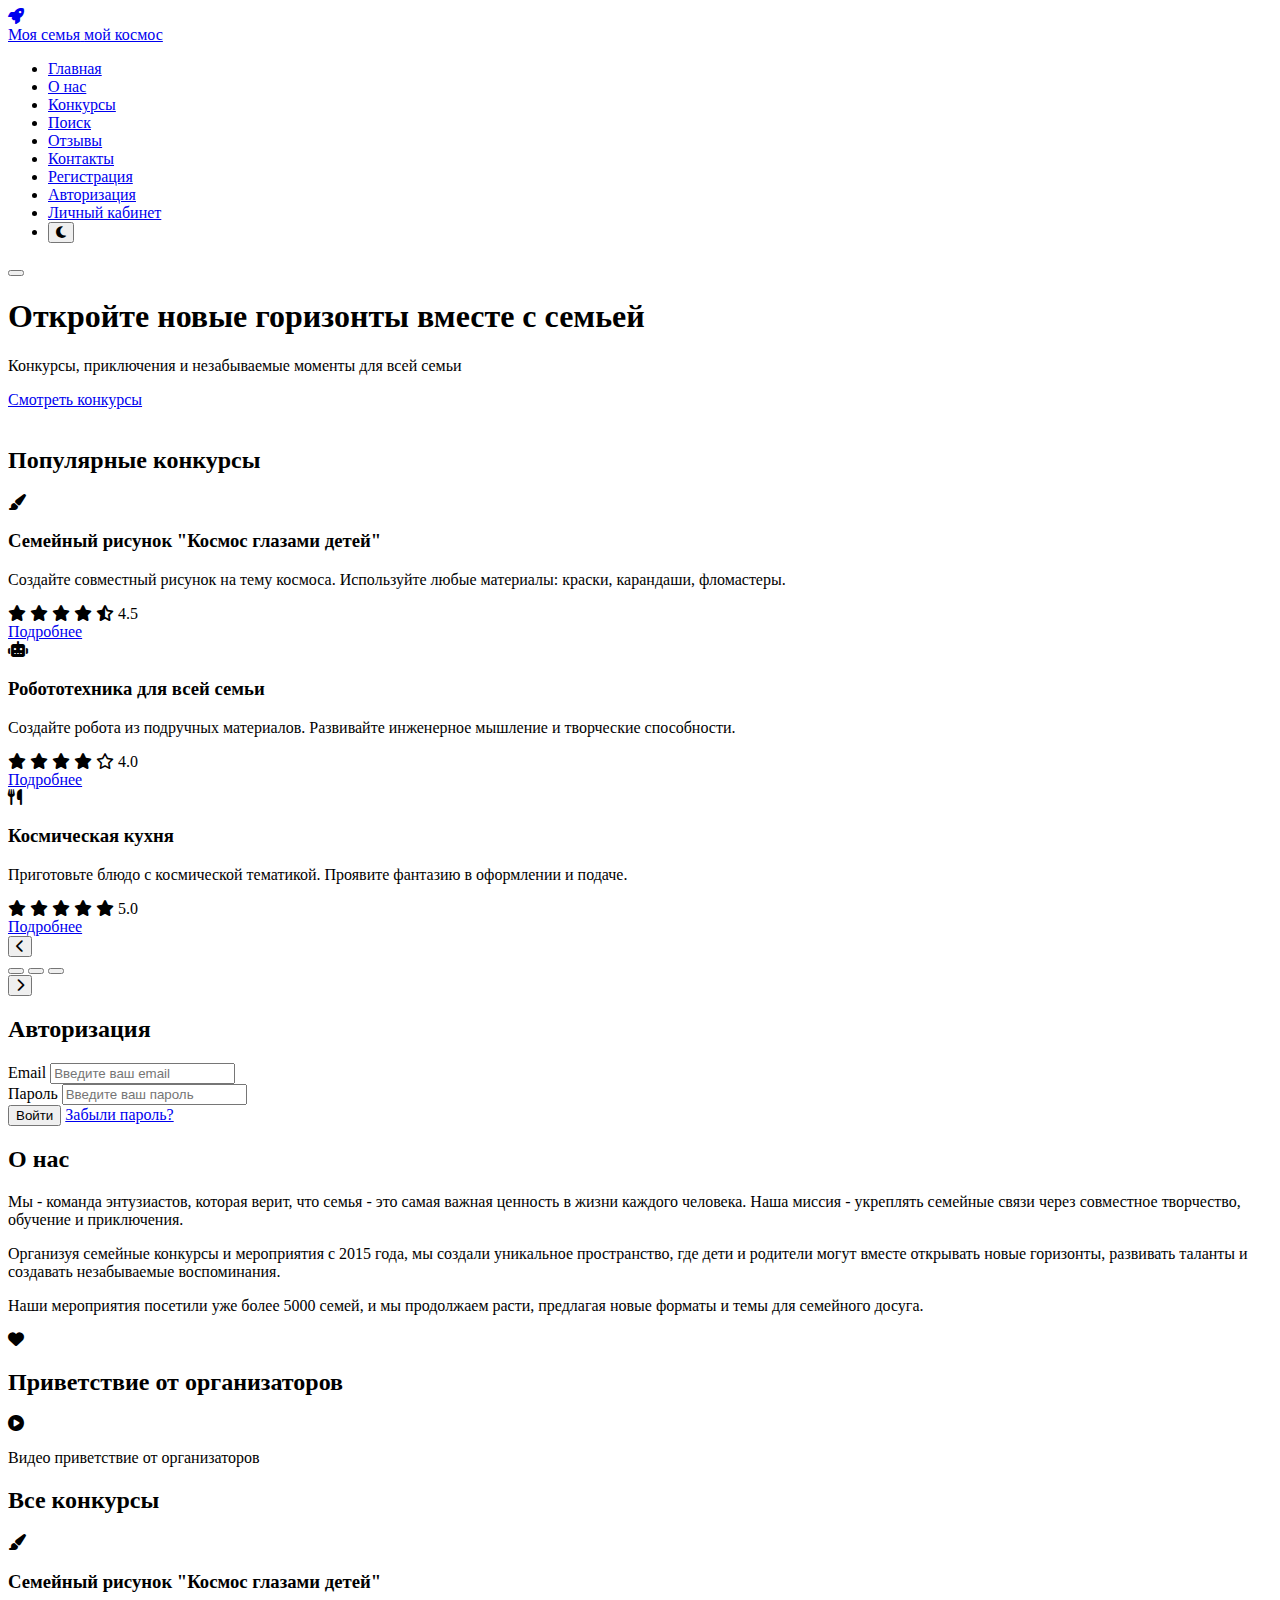
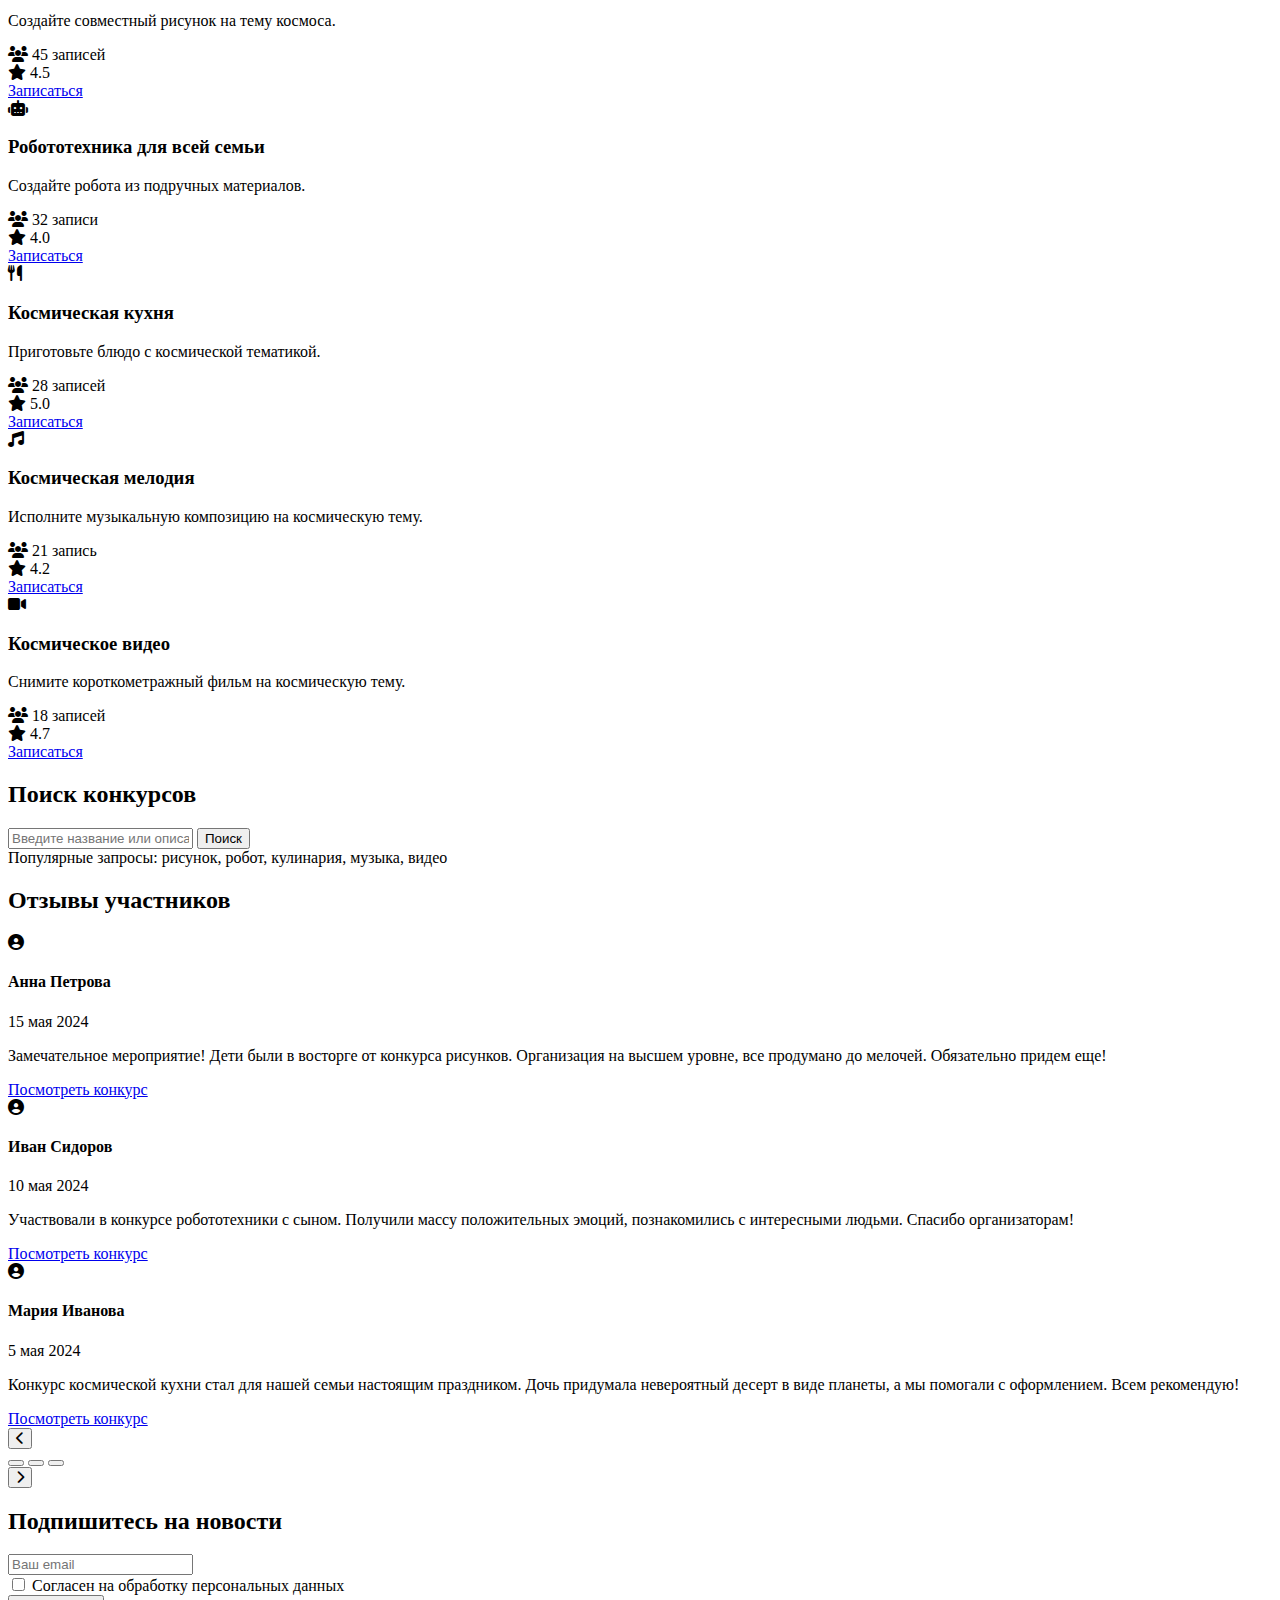
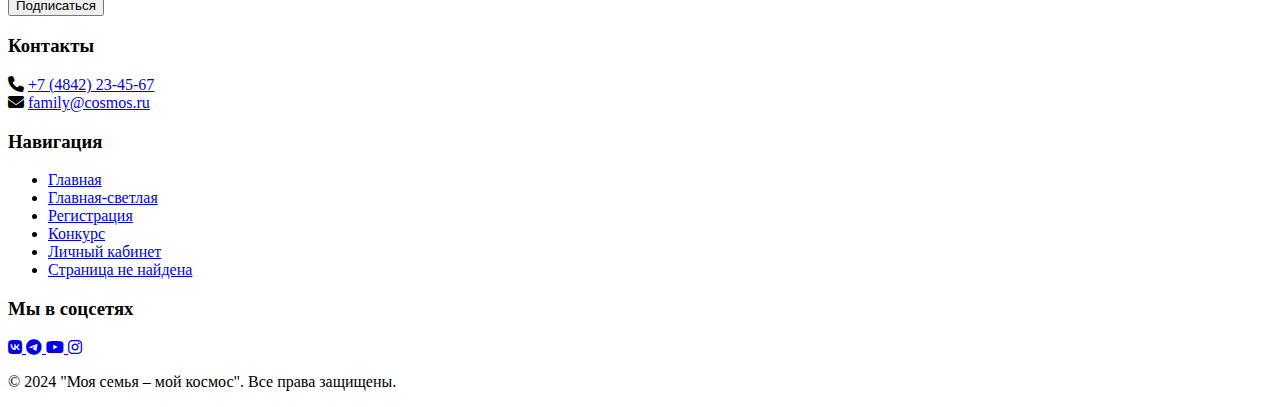
<file: index.html>
<!DOCTYPE html>
<html lang="ru" data-theme="dark">
<head>
    <meta charset="UTF-8">
    <meta name="viewport" content="width=device-width, initial-scale=1.0">
    <title>Моя семья – мой космос | Главная</title>
    <link rel="stylesheet" href="css/main.css">
    <link rel="stylesheet" href="css/themes.css">
    <link rel="stylesheet" href="css/responsive.css">
    <link rel="preconnect" href="https://fonts.googleapis.com">
    <link rel="preconnect" href="https://fonts.gstatic.com" crossorigin>
    <link href="https://fonts.googleapis.com/css2?family=Montserrat:wght@300;400;500;600;700&family=Roboto:wght@300;400;500&display=swap" rel="stylesheet">
    <link rel="stylesheet" href="https://cdnjs.cloudflare.com/ajax/libs/font-awesome/6.4.0/css/all.min.css">
</head>
<body>
    <!-- Шапка сайта -->
    <header class="header">
        <div class="container">
            <div class="header__inner">
                <!-- Логотип -->
                <div class="logo">
                    <a href="index.html" class="logo__link">
                        <div class="logo__icon">
                            <i class="fas fa-rocket"></i>
                        </div>
                        <div class="logo__text">
                            <span class="logo__title">Моя семья</span>
                            <span class="logo__subtitle">мой космос</span>
                        </div>
                    </a>
                </div>

                <!-- Основное меню -->
                <nav class="nav">
                    <ul class="nav__list">
                        <li class="nav__item"><a href="index.html" class="nav__link active">Главная</a></li>
                        <li class="nav__item"><a href="#about" class="nav__link">О нас</a></li>
                        <li class="nav__item"><a href="#competitions" class="nav__link">Конкурсы</a></li>
                        <li class="nav__item"><a href="#search" class="nav__link">Поиск</a></li>
                        <li class="nav__item"><a href="#reviews" class="nav__link">Отзывы</a></li>
                        <li class="nav__item"><a href="#contact" class="nav__link">Контакты</a></li>
                        <li class="nav__item"><a href="registration.html" class="nav__link">Регистрация</a></li>
                        <li class="nav__item"><a href="#auth" class="nav__link">Авторизация</a></li>
                        <li class="nav__item"><a href="account.html" class="nav__link">Личный кабинет</a></li>
                        <li class="nav__item">
                            <button class="theme-toggle" id="themeToggle" aria-label="Переключить тему">
                                <i class="fas fa-moon"></i>
                            </button>
                        </li>
                    </ul>
                </nav>

                <!-- Бургер-меню для мобильных -->
                <button class="burger" id="burger" aria-label="Меню">
                    <span class="burger__line"></span>
                    <span class="burger__line"></span>
                    <span class="burger__line"></span>
                </button>
            </div>
        </div>
    </header>

    <main>
        <!-- Герой-секция -->
        <section class="hero">
            <div class="container">
                <div class="hero__content">
                    <h1 class="hero__title">Откройте новые горизонты вместе с семьей</h1>
                    <p class="hero__subtitle">Конкурсы, приключения и незабываемые моменты для всей семьи</p>
                    <a href="#competitions" class="btn btn--primary">Смотреть конкурсы</a>
                </div>
                <div class="hero__image">
                    <div class="hero__image-inner">
                        <i class="fas fa-users-astronaut"></i>
                    </div>
                </div>
            </div>
        </section>

        <!-- Секция популярных конкурсов (слайдер) -->
        <section class="popular-competitions">
            <div class="container">
                <h2 class="section-title">Популярные конкурсы</h2>
                <div class="slider">
                    <div class="slider__container">
                        <!-- Слайд 1 -->
                        <div class="slider__slide active">
                            <div class="competition-card">
                                <div class="competition-card__image">
                                    <i class="fas fa-paint-brush"></i>
                                </div>
                                <div class="competition-card__content">
                                    <h3 class="competition-card__title">Семейный рисунок "Космос глазами детей"</h3>
                                    <p class="competition-card__description">Создайте совместный рисунок на тему космоса. Используйте любые материалы: краски, карандаши, фломастеры.</p>
                                    <div class="competition-card__rating">
                                        <div class="rating-stars">
                                            <i class="fas fa-star"></i>
                                            <i class="fas fa-star"></i>
                                            <i class="fas fa-star"></i>
                                            <i class="fas fa-star"></i>
                                            <i class="fas fa-star-half-alt"></i>
                                            <span class="rating-value">4.5</span>
                                        </div>
                                    </div>
                                    <a href="competition.html" class="btn btn--secondary">Подробнее</a>
                                </div>
                            </div>
                        </div>
                        
                        <!-- Слайд 2 -->
                        <div class="slider__slide">
                            <div class="competition-card">
                                <div class="competition-card__image">
                                    <i class="fas fa-robot"></i>
                                </div>
                                <div class="competition-card__content">
                                    <h3 class="competition-card__title">Робототехника для всей семьи</h3>
                                    <p class="competition-card__description">Создайте робота из подручных материалов. Развивайте инженерное мышление и творческие способности.</p>
                                    <div class="competition-card__rating">
                                        <div class="rating-stars">
                                            <i class="fas fa-star"></i>
                                            <i class="fas fa-star"></i>
                                            <i class="fas fa-star"></i>
                                            <i class="fas fa-star"></i>
                                            <i class="far fa-star"></i>
                                            <span class="rating-value">4.0</span>
                                        </div>
                                    </div>
                                    <a href="competition.html" class="btn btn--secondary">Подробнее</a>
                                </div>
                            </div>
                        </div>
                        
                        <!-- Слайд 3 -->
                        <div class="slider__slide">
                            <div class="competition-card">
                                <div class="competition-card__image">
                                    <i class="fas fa-utensils"></i>
                                </div>
                                <div class="competition-card__content">
                                    <h3 class="competition-card__title">Космическая кухня</h3>
                                    <p class="competition-card__description">Приготовьте блюдо с космической тематикой. Проявите фантазию в оформлении и подаче.</p>
                                    <div class="competition-card__rating">
                                        <div class="rating-stars">
                                            <i class="fas fa-star"></i>
                                            <i class="fas fa-star"></i>
                                            <i class="fas fa-star"></i>
                                            <i class="fas fa-star"></i>
                                            <i class="fas fa-star"></i>
                                            <span class="rating-value">5.0</span>
                                        </div>
                                    </div>
                                    <a href="competition.html" class="btn btn--secondary">Подробнее</a>
                                </div>
                            </div>
                        </div>
                    </div>
                    
                    <!-- Навигация слайдера -->
                    <div class="slider__nav">
                        <button class="slider__prev" aria-label="Предыдущий слайд">
                            <i class="fas fa-chevron-left"></i>
                        </button>
                        <div class="slider__dots">
                            <button class="slider__dot active" data-slide="0" aria-label="Перейти к слайду 1"></button>
                            <button class="slider__dot" data-slide="1" aria-label="Перейти к слайду 2"></button>
                            <button class="slider__dot" data-slide="2" aria-label="Перейти к слайду 3"></button>
                        </div>
                        <button class="slider__next" aria-label="Следующий слайд">
                            <i class="fas fa-chevron-right"></i>
                        </button>
                    </div>
                </div>
            </div>
        </section>

        <!-- Секция авторизации -->
        <section class="auth-section" id="auth">
            <div class="container">
                <h2 class="section-title">Авторизация</h2>
                <div class="auth-form">
                    <form id="loginForm">
                        <div class="form-group">
                            <label for="email" class="form-label">Email</label>
                            <input type="email" id="email" class="form-input" placeholder="Введите ваш email" required>
                        </div>
                        <div class="form-group">
                            <label for="password" class="form-label">Пароль</label>
                            <input type="password" id="password" class="form-input" placeholder="Введите ваш пароль" required>
                        </div>
                        <div class="form-group">
                            <button type="submit" class="btn btn--primary">Войти</button>
                            <a href="#" class="forgot-password">Забыли пароль?</a>
                        </div>
                    </form>
                </div>
            </div>
        </section>

        <!-- Секция "О нас" -->
        <section class="about-section" id="about">
            <div class="container">
                <h2 class="section-title">О нас</h2>
                <div class="about-content">
                    <div class="about-text">
                        <p>Мы - команда энтузиастов, которая верит, что семья - это самая важная ценность в жизни каждого человека. Наша миссия - укреплять семейные связи через совместное творчество, обучение и приключения.</p>
                        <p>Организуя семейные конкурсы и мероприятия с 2015 года, мы создали уникальное пространство, где дети и родители могут вместе открывать новые горизонты, развивать таланты и создавать незабываемые воспоминания.</p>
                        <p>Наши мероприятия посетили уже более 5000 семей, и мы продолжаем расти, предлагая новые форматы и темы для семейного досуга.</p>
                    </div>
                    <div class="about-image">
                        <div class="about-image__wrapper">
                            <i class="fas fa-heart"></i>
                        </div>
                    </div>
                </div>
            </div>
        </section>

        <!-- Секция с приветствием от организаторов -->
        <section class="greeting-section">
            <div class="container">
                <h2 class="section-title">Приветствие от организаторов</h2>
                <div class="video-container">
                    <div class="video-placeholder">
                        <i class="fas fa-play-circle"></i>
                        <p>Видео приветствие от организаторов</p>
                    </div>
                </div>
            </div>
        </section>

        <!-- Секция "Конкурсы" -->
        <section class="competitions-section" id="competitions">
            <div class="container">
                <h2 class="section-title">Все конкурсы</h2>
                <div class="competitions-grid">
                    <!-- Конкурс 1 -->
                    <div class="competition-card">
                        <div class="competition-card__image">
                            <i class="fas fa-paint-brush"></i>
                        </div>
                        <div class="competition-card__content">
                            <h3 class="competition-card__title">Семейный рисунок "Космос глазами детей"</h3>
                            <p class="competition-card__description">Создайте совместный рисунок на тему космоса.</p>
                            <div class="competition-card__info">
                                <div class="competition-card__participants">
                                    <i class="fas fa-users"></i>
                                    <span>45 записей</span>
                                </div>
                                <div class="competition-card__rating">
                                    <i class="fas fa-star"></i>
                                    <span>4.5</span>
                                </div>
                            </div>
                            <a href="registration.html" class="btn btn--secondary">Записаться</a>
                        </div>
                    </div>
                    
                    <!-- Конкурс 2 -->
                    <div class="competition-card">
                        <div class="competition-card__image">
                            <i class="fas fa-robot"></i>
                        </div>
                        <div class="competition-card__content">
                            <h3 class="competition-card__title">Робототехника для всей семьи</h3>
                            <p class="competition-card__description">Создайте робота из подручных материалов.</p>
                            <div class="competition-card__info">
                                <div class="competition-card__participants">
                                    <i class="fas fa-users"></i>
                                    <span>32 записи</span>
                                </div>
                                <div class="competition-card__rating">
                                    <i class="fas fa-star"></i>
                                    <span>4.0</span>
                                </div>
                            </div>
                            <a href="registration.html" class="btn btn--secondary">Записаться</a>
                        </div>
                    </div>
                    
                    <!-- Конкурс 3 -->
                    <div class="competition-card">
                        <div class="competition-card__image">
                            <i class="fas fa-utensils"></i>
                        </div>
                        <div class="competition-card__content">
                            <h3 class="competition-card__title">Космическая кухня</h3>
                            <p class="competition-card__description">Приготовьте блюдо с космической тематикой.</p>
                            <div class="competition-card__info">
                                <div class="competition-card__participants">
                                    <i class="fas fa-users"></i>
                                    <span>28 записей</span>
                                </div>
                                <div class="competition-card__rating">
                                    <i class="fas fa-star"></i>
                                    <span>5.0</span>
                                </div>
                            </div>
                            <a href="registration.html" class="btn btn--secondary">Записаться</a>
                        </div>
                    </div>
                    
                    <!-- Конкурс 4 -->
                    <div class="competition-card">
                        <div class="competition-card__image">
                            <i class="fas fa-music"></i>
                        </div>
                        <div class="competition-card__content">
                            <h3 class="competition-card__title">Космическая мелодия</h3>
                            <p class="competition-card__description">Исполните музыкальную композицию на космическую тему.</p>
                            <div class="competition-card__info">
                                <div class="competition-card__participants">
                                    <i class="fas fa-users"></i>
                                    <span>21 запись</span>
                                </div>
                                <div class="competition-card__rating">
                                    <i class="fas fa-star"></i>
                                    <span>4.2</span>
                                </div>
                            </div>
                            <a href="registration.html" class="btn btn--secondary">Записаться</a>
                        </div>
                    </div>
                    
                    <!-- Конкурс 5 -->
                    <div class="competition-card">
                        <div class="competition-card__image">
                            <i class="fas fa-video"></i>
                        </div>
                        <div class="competition-card__content">
                            <h3 class="competition-card__title">Космическое видео</h3>
                            <p class="competition-card__description">Снимите короткометражный фильм на космическую тему.</p>
                            <div class="competition-card__info">
                                <div class="competition-card__participants">
                                    <i class="fas fa-users"></i>
                                    <span>18 записей</span>
                                </div>
                                <div class="competition-card__rating">
                                    <i class="fas fa-star"></i>
                                    <span>4.7</span>
                                </div>
                            </div>
                            <a href="registration.html" class="btn btn--secondary">Записаться</a>
                        </div>
                    </div>
                </div>
            </div>
        </section>

        <!-- Секция поиска -->
        <section class="search-section" id="search">
            <div class="container">
                <h2 class="section-title">Поиск конкурсов</h2>
                <div class="search-form">
                    <form id="searchForm">
                        <div class="search-input-wrapper">
                            <input type="text" id="searchInput" class="search-input" placeholder="Введите название или описание конкурса...">
                            <button type="submit" class="btn btn--primary">Поиск</button>
                        </div>
                        <div class="search-hints">
                            <span>Популярные запросы: рисунок, робот, кулинария, музыка, видео</span>
                        </div>
                    </form>
                </div>
            </div>
        </section>

        <!-- Секция "Отзывы" -->
        <section class="reviews-section" id="reviews">
            <div class="container">
                <h2 class="section-title">Отзывы участников</h2>
                <div class="reviews-slider">
                    <div class="reviews-container">
                        <!-- Отзыв 1 -->
                        <div class="review-card active">
                            <div class="review-card__header">
                                <div class="review-card__avatar">
                                    <i class="fas fa-user-circle"></i>
                                </div>
                                <div class="review-card__author">
                                    <h4 class="review-card__name">Анна Петрова</h4>
                                    <div class="review-card__date">15 мая 2024</div>
                                </div>
                            </div>
                            <div class="review-card__content">
                                <p>Замечательное мероприятие! Дети были в восторге от конкурса рисунков. Организация на высшем уровне, все продумано до мелочей. Обязательно придем еще!</p>
                            </div>
                            <div class="review-card__footer">
                                <a href="competition.html" class="review-card__link">Посмотреть конкурс</a>
                            </div>
                        </div>
                        
                        <!-- Отзыв 2 -->
                        <div class="review-card">
                            <div class="review-card__header">
                                <div class="review-card__avatar">
                                    <i class="fas fa-user-circle"></i>
                                </div>
                                <div class="review-card__author">
                                    <h4 class="review-card__name">Иван Сидоров</h4>
                                    <div class="review-card__date">10 мая 2024</div>
                                </div>
                            </div>
                            <div class="review-card__content">
                                <p>Участвовали в конкурсе робототехники с сыном. Получили массу положительных эмоций, познакомились с интересными людьми. Спасибо организаторам!</p>
                            </div>
                            <div class="review-card__footer">
                                <a href="competition.html" class="review-card__link">Посмотреть конкурс</a>
                            </div>
                        </div>
                        
                        <!-- Отзыв 3 -->
                        <div class="review-card">
                            <div class="review-card__header">
                                <div class="review-card__avatar">
                                    <i class="fas fa-user-circle"></i>
                                </div>
                                <div class="review-card__author">
                                    <h4 class="review-card__name">Мария Иванова</h4>
                                    <div class="review-card__date">5 мая 2024</div>
                                </div>
                            </div>
                            <div class="review-card__content">
                                <p>Конкурс космической кухни стал для нашей семьи настоящим праздником. Дочь придумала невероятный десерт в виде планеты, а мы помогали с оформлением. Всем рекомендую!</p>
                            </div>
                            <div class="review-card__footer">
                                <a href="competition.html" class="review-card__link">Посмотреть конкурс</a>
                            </div>
                        </div>
                    </div>
                    
                    <!-- Индикаторы слайдера отзывов -->
                    <div class="reviews-nav">
                        <button class="reviews-prev" aria-label="Предыдущий отзыв">
                            <i class="fas fa-chevron-left"></i>
                        </button>
                        <div class="reviews-dots">
                            <button class="reviews-dot active" data-review="0" aria-label="Перейти к отзыву 1"></button>
                            <button class="reviews-dot" data-review="1" aria-label="Перейти к отзыву 2"></button>
                            <button class="reviews-dot" data-review="2" aria-label="Перейти к отзыву 3"></button>
                        </div>
                        <button class="reviews-next" aria-label="Следующий отзыв">
                            <i class="fas fa-chevron-right"></i>
                        </button>
                    </div>
                </div>
            </div>
        </section>

        <!-- Форма подписки на новости -->
        <section class="newsletter-section">
            <div class="container">
                <h2 class="section-title">Подпишитесь на новости</h2>
                <div class="newsletter-form">
                    <form id="newsletterForm">
                        <div class="newsletter-form__inner">
                            <div class="form-group">
                                <input type="email" id="newsletterEmail" class="form-input" placeholder="Ваш email" required>
                            </div>
                            <div class="form-group newsletter-checkbox">
                                <input type="checkbox" id="privacyAgreement" required>
                                <label for="privacyAgreement" class="checkbox-label">
                                    Согласен на обработку персональных данных
                                </label>
                            </div>
                            <div class="form-group">
                                <button type="submit" class="btn btn--primary">Подписаться</button>
                            </div>
                        </div>
                    </form>
                </div>
            </div>
        </section>
    </main>

    <!-- Подвал сайта -->
    <footer class="footer" id="contact">
        <div class="container">
            <div class="footer__inner">
                <div class="footer__contacts">
                    <h3 class="footer__title">Контакты</h3>
                    <div class="footer__contact-item">
                        <i class="fas fa-phone"></i>
                        <a href="tel:+74842234567" class="footer__link">+7 (4842) 23-45-67</a>
                    </div>
                    <div class="footer__contact-item">
                        <i class="fas fa-envelope"></i>
                        <a href="mailto:family@cosmos.ru" class="footer__link">family@cosmos.ru</a>
                    </div>
                </div>
                
                <div class="footer__navigation">
                    <h3 class="footer__title">Навигация</h3>
                    <ul class="footer__nav-list">
                        <li class="footer__nav-item"><a href="index.html" class="footer__link">Главная</a></li>
                        <li class="footer__nav-item"><a href="index-light.html" class="footer__link">Главная-светлая</a></li>
                        <li class="footer__nav-item"><a href="registration.html" class="footer__link">Регистрация</a></li>
                        <li class="footer__nav-item"><a href="competition.html" class="footer__link">Конкурс</a></li>
                        <li class="footer__nav-item"><a href="account.html" class="footer__link">Личный кабинет</a></li>
                        <li class="footer__nav-item"><a href="404.html" class="footer__link">Страница не найдена</a></li>
                    </ul>
                </div>
                
                <div class="footer__social">
                    <h3 class="footer__title">Мы в соцсетях</h3>
                    <div class="social-icons">
                        <a href="#" class="social-icon" aria-label="ВКонтакте">
                            <i class="fab fa-vk"></i>
                        </a>
                        <a href="#" class="social-icon" aria-label="Telegram">
                            <i class="fab fa-telegram"></i>
                        </a>
                        <a href="#" class="social-icon" aria-label="YouTube">
                            <i class="fab fa-youtube"></i>
                        </a>
                        <a href="#" class="social-icon" aria-label="Instagram">
                            <i class="fab fa-instagram"></i>
                        </a>
                    </div>
                </div>
            </div>
            
            <div class="footer__bottom">
                <p class="footer__copyright">© 2024 "Моя семья – мой космос". Все права защищены.</p>
            </div>
        </div>
    </footer>

    <script src="js/main.js"></script>
    <script src="js/theme-switcher.js"></script>
    <script src="js/form-validation.js"></script>
</body>
</html>
</file>
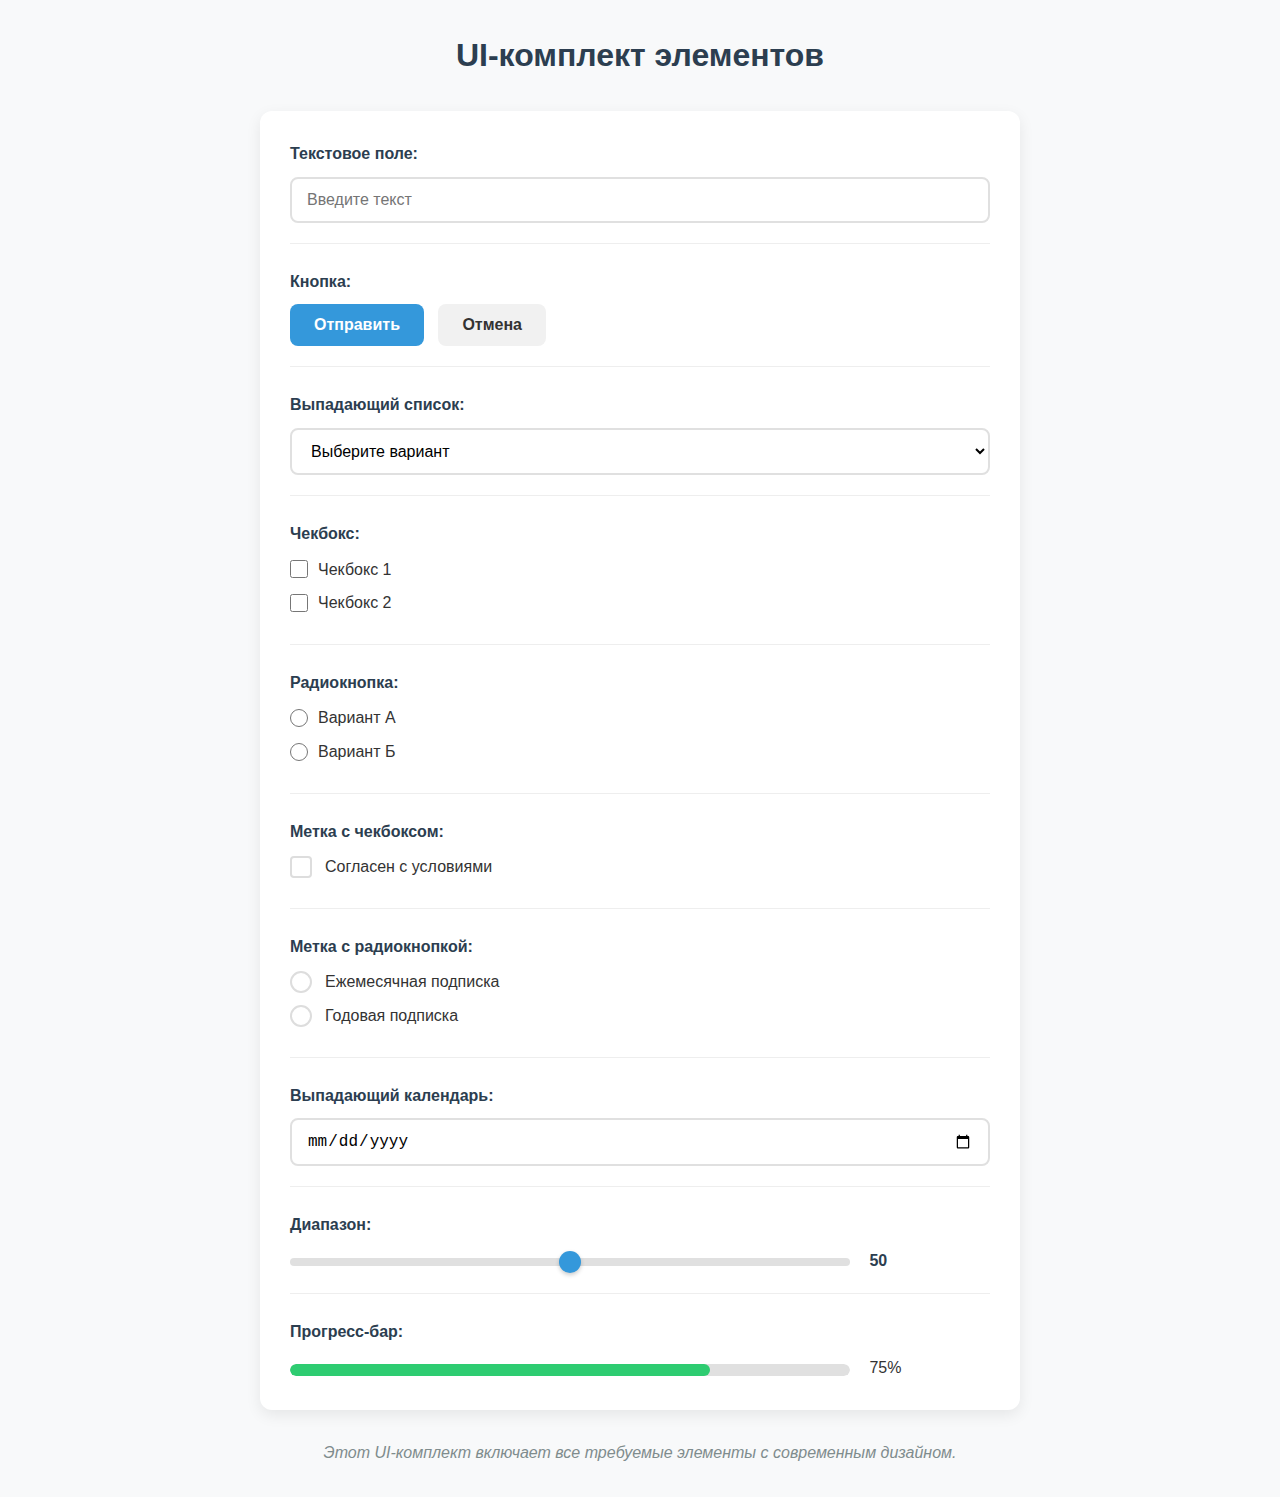
<file: tasks/task2/index.html>
<!DOCTYPE html>
<html lang="ru">
<head>
    <meta charset="UTF-8">
    <meta name="viewport" content="width=device-width, initial-scale=1.0">
    <title>Задание 2 - UI-комплект элементов</title>
    <link rel="stylesheet" href="styles.css">
</head>
<body>
    <div class="container">
        <h1>UI-комплект элементов</h1>
        
        <div class="ui-kit">
            <!-- Текстовое поле -->
            <div class="form-group">
                <label for="textField">Текстовое поле:</label>
                <input type="text" id="textField" placeholder="Введите текст">
            </div>
            
            <!-- Кнопка -->
            <div class="form-group">
                <label>Кнопка:</label>
                <button type="button" class="primary-btn">Отправить</button>
                <button type="button" class="secondary-btn">Отмена</button>
            </div>
            
            <!-- Выпадающий список -->
            <div class="form-group">
                <label for="dropdown">Выпадающий список:</label>
                <select id="dropdown">
                    <option value="">Выберите вариант</option>
                    <option value="1">Вариант 1</option>
                    <option value="2">Вариант 2</option>
                    <option value="3">Вариант 3</option>
                </select>
            </div>
            
            <!-- Чекбокс -->
            <div class="form-group">
                <label>Чекбокс:</label>
                <div class="checkbox-group">
                    <input type="checkbox" id="checkbox1">
                    <label for="checkbox1">Чекбокс 1</label>
                </div>
                <div class="checkbox-group">
                    <input type="checkbox" id="checkbox2">
                    <label for="checkbox2">Чекбокс 2</label>
                </div>
            </div>
            
            <!-- Радиокнопка -->
            <div class="form-group">
                <label>Радиокнопка:</label>
                <div class="radio-group">
                    <input type="radio" id="radio1" name="radioGroup">
                    <label for="radio1">Вариант А</label>
                </div>
                <div class="radio-group">
                    <input type="radio" id="radio2" name="radioGroup">
                    <label for="radio2">Вариант Б</label>
                </div>
            </div>
            
            <!-- Метка с чекбоксом -->
            <div class="form-group">
                <label>Метка с чекбоксом:</label>
                <div class="checkbox-label-group">
                    <input type="checkbox" id="labeledCheckbox">
                    <label for="labeledCheckbox" class="labeled-checkbox">
                        <span class="checkmark"></span>
                        Согласен с условиями
                    </label>
                </div>
            </div>
            
            <!-- Метка с радиокнопкой -->
            <div class="form-group">
                <label>Метка с радиокнопкой:</label>
                <div class="radio-label-group">
                    <input type="radio" id="labeledRadio1" name="labeledRadio">
                    <label for="labeledRadio1" class="labeled-radio">
                        <span class="radiomark"></span>
                        Ежемесячная подписка
                    </label>
                </div>
                <div class="radio-label-group">
                    <input type="radio" id="labeledRadio2" name="labeledRadio">
                    <label for="labeledRadio2" class="labeled-radio">
                        <span class="radiomark"></span>
                        Годовая подписка
                    </label>
                </div>
            </div>
            
            <!-- Выпадающий календарь ввода -->
            <div class="form-group">
                <label for="datePicker">Выпадающий календарь:</label>
                <input type="date" id="datePicker">
            </div>
            
            <!-- Диапазон -->
            <div class="form-group">
                <label for="range">Диапазон:</label>
                <input type="range" id="range" min="0" max="100" value="50">
                <span id="rangeValue">50</span>
            </div>
            
            <!-- Прогресс-бар -->
            <div class="form-group">
                <label for="progressBar">Прогресс-бар:</label>
                <progress id="progressBar" value="75" max="100"></progress>
                <span>75%</span>
            </div>
        </div>
        
        <div class="footer-note">
            <p>Этот UI-комплект включает все требуемые элементы с современным дизайном.</p>
        </div>
    </div>
    
    <script src="script.js"></script>
</body>
</html>
</file>
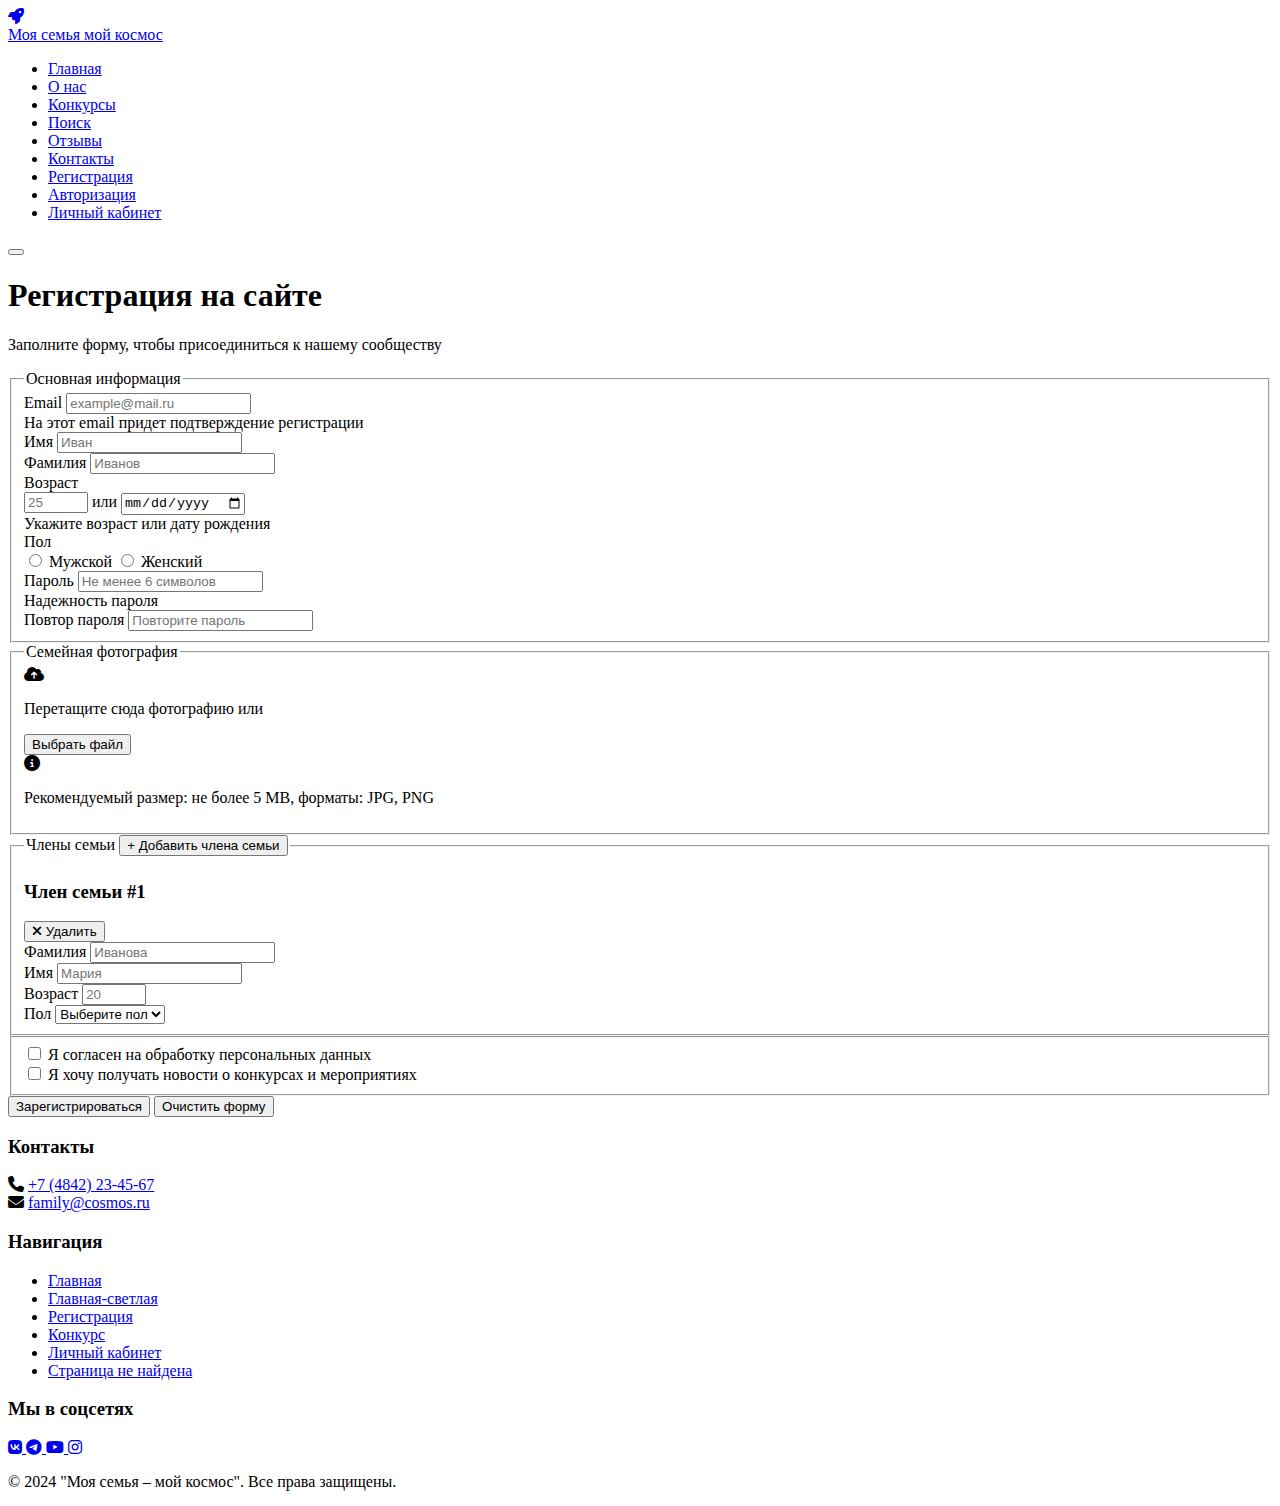
<file: registration.html>
<!DOCTYPE html>
<html lang="ru" data-theme="dark">
<head>
    <meta charset="UTF-8">
    <meta name="viewport" content="width=device-width, initial-scale=1.0">
    <title>Моя семья – мой космос | Регистрация</title>
    <link rel="stylesheet" href="css/main.css">
    <link rel="stylesheet" href="css/themes.css">
    <link rel="stylesheet" href="css/responsive.css">
    <link rel="preconnect" href="https://fonts.googleapis.com">
    <link rel="preconnect" href="https://fonts.gstatic.com" crossorigin>
    <link href="https://fonts.googleapis.com/css2?family=Montserrat:wght@300;400;500;600;700&family=Roboto:wght@300;400;500&display=swap" rel="stylesheet">
    <link rel="stylesheet" href="https://cdnjs.cloudflare.com/ajax/libs/font-awesome/6.4.0/css/all.min.css">
</head>
<body>
    <!-- Шапка сайта -->
    <header class="header">
        <div class="container">
            <div class="header__inner">
                <!-- Логотип -->
                <div class="logo">
                    <a href="index.html" class="logo__link">
                        <div class="logo__icon">
                            <i class="fas fa-rocket"></i>
                        </div>
                        <div class="logo__text">
                            <span class="logo__title">Моя семья</span>
                            <span class="logo__subtitle">мой космос</span>
                        </div>
                    </a>
                </div>

                <!-- Основное меню -->
                <nav class="nav">
                    <ul class="nav__list">
                        <li class="nav__item"><a href="index.html" class="nav__link">Главная</a></li>
                        <li class="nav__item"><a href="index.html#about" class="nav__link">О нас</a></li>
                        <li class="nav__item"><a href="index.html#competitions" class="nav__link">Конкурсы</a></li>
                        <li class="nav__item"><a href="index.html#search" class="nav__link">Поиск</a></li>
                        <li class="nav__item"><a href="index.html#reviews" class="nav__link">Отзывы</a></li>
                        <li class="nav__item"><a href="index.html#contact" class="nav__link">Контакты</a></li>
                        <li class="nav__item"><a href="registration.html" class="nav__link active">Регистрация</a></li>
                        <li class="nav__item"><a href="index.html#auth" class="nav__link">Авторизация</a></li>
                        <li class="nav__item"><a href="account.html" class="nav__link">Личный кабинет</a></li>
                    </ul>
                </nav>

                <!-- Бургер-меню для мобильных -->
                <button class="burger" id="burger" aria-label="Меню">
                    <span class="burger__line"></span>
                    <span class="burger__line"></span>
                    <span class="burger__line"></span>
                </button>
            </div>
        </div>
    </header>

    <main class="registration-page">
        <div class="container">
            <div class="page-header">
                <h1 class="page-title">Регистрация на сайте</h1>
                <p class="page-subtitle">Заполните форму, чтобы присоединиться к нашему сообществу</p>
            </div>

            <div class="registration-form-wrapper">
                <form id="registrationForm" class="registration-form">
                    <!-- Основные поля пользователя -->
                    <fieldset class="form-section">
                        <legend class="form-section__title">Основная информация</legend>
                        
                        <div class="form-grid">
                            <div class="form-group">
                                <label for="email" class="form-label required">Email</label>
                                <input type="email" id="email" name="email" class="form-input" placeholder="example@mail.ru" required>
                                <div class="form-hint">На этот email придет подтверждение регистрации</div>
                            </div>
                            
                            <div class="form-group">
                                <label for="firstName" class="form-label required">Имя</label>
                                <input type="text" id="firstName" name="firstName" class="form-input" placeholder="Иван" required>
                            </div>
                            
                            <div class="form-group">
                                <label for="lastName" class="form-label required">Фамилия</label>
                                <input type="text" id="lastName" name="lastName" class="form-input" placeholder="Иванов" required>
                            </div>
                            
                            <div class="form-group">
                                <label for="age" class="form-label required">Возраст</label>
                                <div class="age-inputs">
                                    <input type="number" id="age" name="age" class="form-input" placeholder="25" min="0" max="120" required>
                                    <span class="age-separator">или</span>
                                    <input type="date" id="birthDate" name="birthDate" class="form-input">
                                </div>
                                <div class="form-hint">Укажите возраст или дату рождения</div>
                            </div>
                            
                            <div class="form-group">
                                <label class="form-label required">Пол</label>
                                <div class="radio-group">
                                    <label class="radio-label">
                                        <input type="radio" name="gender" value="male" required>
                                        <span class="radio-custom"></span>
                                        Мужской
                                    </label>
                                    <label class="radio-label">
                                        <input type="radio" name="gender" value="female">
                                        <span class="radio-custom"></span>
                                        Женский
                                    </label>
                                </div>
                            </div>
                            
                            <div class="form-group">
                                <label for="password" class="form-label required">Пароль</label>
                                <input type="password" id="password" name="password" class="form-input" placeholder="Не менее 6 символов" required minlength="6">
                                <div class="password-strength">
                                    <div class="strength-bar"></div>
                                    <div class="strength-text">Надежность пароля</div>
                                </div>
                            </div>
                            
                            <div class="form-group">
                                <label for="confirmPassword" class="form-label required">Повтор пароля</label>
                                <input type="password" id="confirmPassword" name="confirmPassword" class="form-input" placeholder="Повторите пароль" required>
                                <div class="password-match"></div>
                            </div>
                        </div>
                    </fieldset>

                    <!-- Загрузка фотографии -->
                    <fieldset class="form-section">
                        <legend class="form-section__title">Семейная фотография</legend>
                        
                        <div class="photo-upload">
                            <div class="photo-upload__area" id="photoUploadArea">
                                <i class="fas fa-cloud-upload-alt"></i>
                                <p class="photo-upload__text">Перетащите сюда фотографию или</p>
                                <button type="button" class="btn btn--secondary" id="choosePhotoBtn">Выбрать файл</button>
                                <input type="file" id="familyPhoto" name="familyPhoto" accept="image/*" class="photo-upload__input" hidden>
                            </div>
                            <div class="photo-upload__preview" id="photoPreview">
                                <div class="photo-upload__hint">
                                    <i class="fas fa-info-circle"></i>
                                    <p>Рекомендуемый размер: не более 5 MB, форматы: JPG, PNG</p>
                                </div>
                            </div>
                        </div>
                    </fieldset>

                    <!-- Члены семьи (динамическое добавление) -->
                    <fieldset class="form-section">
                        <legend class="form-section__title">
                            Члены семьи
                            <button type="button" class="btn btn--outline btn--sm" id="addFamilyMember">+ Добавить члена семьи</button>
                        </legend>
                        
                        <div class="family-members" id="familyMembers">
                            <!-- Первый дополнительный член семьи -->
                            <div class="family-member">
                                <div class="family-member__header">
                                    <h3>Член семьи #1</h3>
                                    <button type="button" class="btn btn--text btn--danger btn--sm remove-member">
                                        <i class="fas fa-times"></i> Удалить
                                    </button>
                                </div>
                                
                                <div class="form-grid">
                                    <div class="form-group">
                                        <label class="form-label required">Фамилия</label>
                                        <input type="text" name="familyLastName[]" class="form-input" placeholder="Иванова">
                                    </div>
                                    
                                    <div class="form-group">
                                        <label class="form-label required">Имя</label>
                                        <input type="text" name="familyFirstName[]" class="form-input" placeholder="Мария">
                                    </div>
                                    
                                    <div class="form-group">
                                        <label class="form-label required">Возраст</label>
                                        <input type="number" name="familyAge[]" class="form-input" placeholder="20" min="0" max="120">
                                    </div>
                                    
                                    <div class="form-group">
                                        <label class="form-label required">Пол</label>
                                        <select name="familyGender[]" class="form-input">
                                            <option value="">Выберите пол</option>
                                            <option value="male">Мужской</option>
                                            <option value="female">Женский</option>
                                        </select>
                                    </div>
                                </div>
                            </div>
                        </div>
                    </fieldset>

                    <!-- Согласие на обработку данных -->
                    <fieldset class="form-section">
                        <div class="form-group">
                            <div class="checkbox-group">
                                <label class="checkbox-label required">
                                    <input type="checkbox" id="privacyAgreement" name="privacyAgreement" required>
                                    <span class="checkbox-custom"></span>
                                    Я согласен на обработку персональных данных
                                </label>
                            </div>
                        </div>
                        
                        <div class="form-group">
                            <div class="checkbox-group">
                                <label class="checkbox-label">
                                    <input type="checkbox" id="newsletterSubscription" name="newsletterSubscription">
                                    <span class="checkbox-custom"></span>
                                    Я хочу получать новости о конкурсах и мероприятиях
                                </label>
                            </div>
                        </div>
                    </fieldset>

                    <!-- Кнопки формы -->
                    <div class="form-actions">
                        <button type="submit" class="btn btn--primary btn--lg">Зарегистрироваться</button>
                        <button type="reset" class="btn btn--outline">Очистить форму</button>
                    </div>
                </form>

                <!-- Сообщения о состоянии формы -->
                <div class="form-messages">
                    <div class="message success" id="successMessage" style="display: none;">
                        <i class="fas fa-check-circle"></i>
                        <div>
                            <h4>Регистрация успешно завершена!</h4>
                            <p>На ваш email отправлено письмо с подтверждением регистрации.</p>
                        </div>
                    </div>
                    
                    <div class="message error" id="errorMessage" style="display: none;">
                        <i class="fas fa-exclamation-circle"></i>
                        <div>
                            <h4>Ошибка при регистрации</h4>
                            <p id="errorMessageText">Пожалуйста, проверьте правильность заполнения всех полей.</p>
                        </div>
                    </div>
                    
                    <div class="message warning" id="warningMessage" style="display: none;">
                        <i class="fas fa-exclamation-triangle"></i>
                        <div>
                            <h4>Не все поля заполнены</h4>
                            <p>Пожалуйста, заполните все обязательные поля, отмеченные звездочкой (*).</p>
                        </div>
                    </div>
                </div>
            </div>
        </div>
    </main>

    <!-- Подвал сайта -->
    <footer class="footer" id="contact">
        <div class="container">
            <div class="footer__inner">
                <div class="footer__contacts">
                    <h3 class="footer__title">Контакты</h3>
                    <div class="footer__contact-item">
                        <i class="fas fa-phone"></i>
                        <a href="tel:+74842234567" class="footer__link">+7 (4842) 23-45-67</a>
                    </div>
                    <div class="footer__contact-item">
                        <i class="fas fa-envelope"></i>
                        <a href="mailto:family@cosmos.ru" class="footer__link">family@cosmos.ru</a>
                    </div>
                </div>
                
                <div class="footer__navigation">
                    <h3 class="footer__title">Навигация</h3>
                    <ul class="footer__nav-list">
                        <li class="footer__nav-item"><a href="index.html" class="footer__link">Главная</a></li>
                        <li class="footer__nav-item"><a href="index-light.html" class="footer__link">Главная-светлая</a></li>
                        <li class="footer__nav-item"><a href="registration.html" class="footer__link active">Регистрация</a></li>
                        <li class="footer__nav-item"><a href="competition.html" class="footer__link">Конкурс</a></li>
                        <li class="footer__nav-item"><a href="account.html" class="footer__link">Личный кабинет</a></li>
                        <li class="footer__nav-item"><a href="404.html" class="footer__link">Страница не найдена</a></li>
                    </ul>
                </div>
                
                <div class="footer__social">
                    <h3 class="footer__title">Мы в соцсетях</h3>
                    <div class="social-icons">
                        <a href="#" class="social-icon" aria-label="ВКонтакте">
                            <i class="fab fa-vk"></i>
                        </a>
                        <a href="#" class="social-icon" aria-label="Telegram">
                            <i class="fab fa-telegram"></i>
                        </a>
                        <a href="#" class="social-icon" aria-label="YouTube">
                            <i class="fab fa-youtube"></i>
                        </a>
                        <a href="#" class="social-icon" aria-label="Instagram">
                            <i class="fab fa-instagram"></i>
                        </a>
                    </div>
                </div>
            </div>
            
            <div class="footer__bottom">
                <p class="footer__copyright">© 2024 "Моя семья – мой космос". Все права защищены.</p>
            </div>
        </div>
    </footer>

    <script src="js/main.js"></script>
    <script src="js/form-validation.js"></script>
    <script>
        // Специфичный JavaScript для страницы регистрации
        document.addEventListener('DOMContentLoaded', function() {
            // Загрузка фотографии
            const photoUploadArea = document.getElementById('photoUploadArea');
            const choosePhotoBtn = document.getElementById('choosePhotoBtn');
            const familyPhotoInput = document.getElementById('familyPhoto');
            const photoPreview = document.getElementById('photoPreview');
            
            choosePhotoBtn.addEventListener('click', function() {
                familyPhotoInput.click();
            });
            
            photoUploadArea.addEventListener('click', function(e) {
                if (e.target !== choosePhotoBtn) {
                    familyPhotoInput.click();
                }
            });
            
            // Drag and drop для фотографии
            ['dragenter', 'dragover', 'dragleave', 'drop'].forEach(eventName => {
                photoUploadArea.addEventListener(eventName, preventDefaults, false);
            });
            
            function preventDefaults(e) {
                e.preventDefault();
                e.stopPropagation();
            }
            
            ['dragenter', 'dragover'].forEach(eventName => {
                photoUploadArea.addEventListener(eventName, highlight, false);
            });
            
            ['dragleave', 'drop'].forEach(eventName => {
                photoUploadArea.addEventListener(eventName, unhighlight, false);
            });
            
            function highlight() {
                photoUploadArea.classList.add('highlight');
            }
            
            function unhighlight() {
                photoUploadArea.classList.remove('highlight');
            }
            
            photoUploadArea.addEventListener('drop', handleDrop, false);
            
            function handleDrop(e) {
                const dt = e.dataTransfer;
                const files = dt.files;
                handleFiles(files);
            }
            
            familyPhotoInput.addEventListener('change', function() {
                handleFiles(this.files);
            });
            
            function handleFiles(files) {
                if (files.length > 0) {
                    const file = files[0];
                    if (file.type.startsWith('image/')) {
                        const reader = new FileReader();
                        reader.onload = function(e) {
                            photoPreview.innerHTML = `
                                <div class="photo-preview">
                                    <img src="${e.target.result}" alt="Загруженная фотография">
                                    <button type="button" class="btn btn--text btn--danger btn--sm remove-photo">
                                        <i class="fas fa-times"></i> Удалить
                                    </button>
                                </div>
                            `;
                            
                            // Добавляем обработчик для кнопки удаления
                            const removePhotoBtn = photoPreview.querySelector('.remove-photo');
                            removePhotoBtn.addEventListener('click', function() {
                                photoPreview.innerHTML = `
                                    <div class="photo-upload__hint">
                                        <i class="fas fa-info-circle"></i>
                                        <p>Рекомендуемый размер: не более 5 MB, форматы: JPG, PNG</p>
                                    </div>
                                `;
                                familyPhotoInput.value = '';
                            });
                        };
                        reader.readAsDataURL(file);
                    } else {
                        alert('Пожалуйста, выберите файл изображения');
                    }
                }
            }
            
            // Добавление/удаление членов семьи
            const addFamilyMemberBtn = document.getElementById('addFamilyMember');
            const familyMembers = document.getElementById('familyMembers');
            let memberCount = 1;
            
            addFamilyMemberBtn.addEventListener('click', function() {
                memberCount++;
                const newMember = document.createElement('div');
                newMember.className = 'family-member';
                newMember.innerHTML = `
                    <div class="family-member__header">
                        <h3>Член семьи #${memberCount}</h3>
                        <button type="button" class="btn btn--text btn--danger btn--sm remove-member">
                            <i class="fas fa-times"></i> Удалить
                        </button>
                    </div>
                    
                    <div class="form-grid">
                        <div class="form-group">
                            <label class="form-label required">Фамилия</label>
                            <input type="text" name="familyLastName[]" class="form-input" placeholder="Иванова" required>
                        </div>
                        
                        <div class="form-group">
                            <label class="form-label required">Имя</label>
                            <input type="text" name="familyFirstName[]" class="form-input" placeholder="Мария" required>
                        </div>
                        
                        <div class="form-group">
                            <label class="form-label required">Возраст</label>
                            <input type="number" name="familyAge[]" class="form-input" placeholder="20" min="0" max="120" required>
                        </div>
                        
                        <div class="form-group">
                            <label class="form-label required">Пол</label>
                            <select name="familyGender[]" class="form-input" required>
                                <option value="">Выберите пол</option>
                                <option value="male">Мужской</option>
                                <option value="female">Женский</option>
                            </select>
                        </div>
                    </div>
                `;
                
                familyMembers.appendChild(newMember);
                
                // Добавляем обработчик для кнопки удаления
                const removeBtn = newMember.querySelector('.remove-member');
                removeBtn.addEventListener('click', function() {
                    newMember.remove();
                    updateMemberNumbers();
                });
            });
            
            // Обработчик для существующей кнопки удаления
            const existingRemoveBtn = document.querySelector('.remove-member');
            if (existingRemoveBtn) {
                existingRemoveBtn.addEventListener('click', function() {
                    const member = this.closest('.family-member');
                    member.remove();
                    updateMemberNumbers();
                });
            }
            
            function updateMemberNumbers() {
                const members = document.querySelectorAll('.family-member');
                members.forEach((member, index) => {
                    const header = member.querySelector('h3');
                    header.textContent = `Член семьи #${index + 1}`;
                });
                memberCount = members.length;
            }
            
            // Валидация пароля
            const passwordInput = document.getElementById('password');
            const confirmPasswordInput = document.getElementById('confirmPassword');
            const passwordMatchDiv = document.querySelector('.password-match');
            const strengthBar = document.querySelector('.strength-bar');
            const strengthText = document.querySelector('.strength-text');
            
            function checkPasswordStrength(password) {
                let strength = 0;
                
                if (password.length >= 6) strength += 20;
                if (password.length >= 8) strength += 20;
                if (/[a-z]/.test(password) && /[A-Z]/.test(password)) strength += 20;
                if (/\d/.test(password)) strength += 20;
                if (/[^A-Za-z0-9]/.test(password)) strength += 20;
                
                return Math.min(strength, 100);
            }
            
            function updatePasswordStrength() {
                const password = passwordInput.value;
                const strength = checkPasswordStrength(password);
                
                strengthBar.style.width = strength + '%';
                
                if (strength < 40) {
                    strengthBar.style.backgroundColor = 'var(--color-error)';
                    strengthText.textContent = 'Слабый пароль';
                } else if (strength < 70) {
                    strengthBar.style.backgroundColor = 'var(--color-warning)';
                    strengthText.textContent = 'Средний пароль';
                } else {
                    strengthBar.style.backgroundColor = 'var(--color-success)';
                    strengthText.textContent = 'Сильный пароль';
                }
                
                checkPasswordMatch();
            }
            
            function checkPasswordMatch() {
                const password = passwordInput.value;
                const confirmPassword = confirmPasswordInput.value;
                
                if (confirmPassword === '') {
                    passwordMatchDiv.textContent = '';
                    confirmPasswordInput.classList.remove('invalid', 'valid');
                } else if (password === confirmPassword) {
                    passwordMatchDiv.textContent = '✓ Пароли совпадают';
                    passwordMatchDiv.style.color = 'var(--color-success)';
                    confirmPasswordInput.classList.remove('invalid');
                    confirmPasswordInput.classList.add('valid');
                } else {
                    passwordMatchDiv.textContent = '✗ Пароли не совпадают';
                    passwordMatchDiv.style.color = 'var(--color-error)';
                    confirmPasswordInput.classList.remove('valid');
                    confirmPasswordInput.classList.add('invalid');
                }
            }
            
            passwordInput.addEventListener('input', updatePasswordStrength);
            confirmPasswordInput.addEventListener('input', checkPasswordMatch);
            
            // Обработка отправки формы
            const registrationForm = document.getElementById('registrationForm');
            const successMessage = document.getElementById('successMessage');
            const errorMessage = document.getElementById('errorMessage');
            const warningMessage = document.getElementById('warningMessage');
            const errorMessageText = document.getElementById('errorMessageText');
            
            registrationForm.addEventListener('submit', function(e) {
                e.preventDefault();
                
                // Скрываем все сообщения
                successMessage.style.display = 'none';
                errorMessage.style.display = 'none';
                warningMessage.style.display = 'none';
                
                // Проверка обязательных полей
                let isValid = true;
                let errorMsg = '';
                
                // Проверка email
                const email = document.getElementById('email');
                const emailRegex = /^[^\s@]+@[^\s@]+\.[^\s@]+$/;
                if (!email.value || !emailRegex.test(email.value)) {
                    isValid = false;
                    errorMsg = 'Введите корректный email адрес';
                    email.classList.add('invalid');
                } else {
                    email.classList.remove('invalid');
                }
                
                // Проверка пароля
                if (passwordInput.value !== confirmPasswordInput.value) {
                    isValid = false;
                    errorMsg = 'Пароли не совпадают';
                }
                
                // Проверка согласия
                const privacyAgreement = document.getElementById('privacyAgreement');
                if (!privacyAgreement.checked) {
                    isValid = false;
                    errorMsg = 'Необходимо согласие на обработку персональных данных';
                }
                
                if (isValid) {
                    // Имитация успешной отправки
                    successMessage.style.display = 'flex';
                    registrationForm.reset();
                    
                    // Сбрасываем предпросмотр фотографии
                    photoPreview.innerHTML = `
                        <div class="photo-upload__hint">
                            <i class="fas fa-info-circle"></i>
                            <p>Рекомендуемый размер: не более 5 MB, форматы: JPG, PNG</p>
                        </div>
                    `;
                    
                    // Сбрасываем пароль
                    strengthBar.style.width = '0%';
                    strengthText.textContent = 'Надежность пароля';
                    passwordMatchDiv.textContent = '';
                    
                    // Прокрутка к сообщению об успехе
                    successMessage.scrollIntoView({ behavior: 'smooth', block: 'center' });
                } else {
                    errorMessageText.textContent = errorMsg || 'Пожалуйста, проверьте правильность заполнения всех полей';
                    errorMessage.style.display = 'flex';
                    
                    // Прокрутка к сообщению об ошибке
                    errorMessage.scrollIntoView({ behavior: 'smooth', block: 'center' });
                }
            });
            
            // Обработка сброса формы
            registrationForm.addEventListener('reset', function() {
                // Скрываем все сообщения
                successMessage.style.display = 'none';
                errorMessage.style.display = 'none';
                warningMessage.style.display = 'none';
                
                // Сбрасываем предпросмотр фотографии
                photoPreview.innerHTML = `
                    <div class="photo-upload__hint">
                        <i class="fas fa-info-circle"></i>
                        <p>Рекомендуемый размер: не более 5 MB, форматы: JPG, PNG</p>
                    </div>
                `;
                
                // Сбрасываем пароль
                strengthBar.style.width = '0%';
                strengthText.textContent = 'Надежность пароля';
                passwordMatchDiv.textContent = '';
            });
        });
    </script>
</body>
</html>
</file>
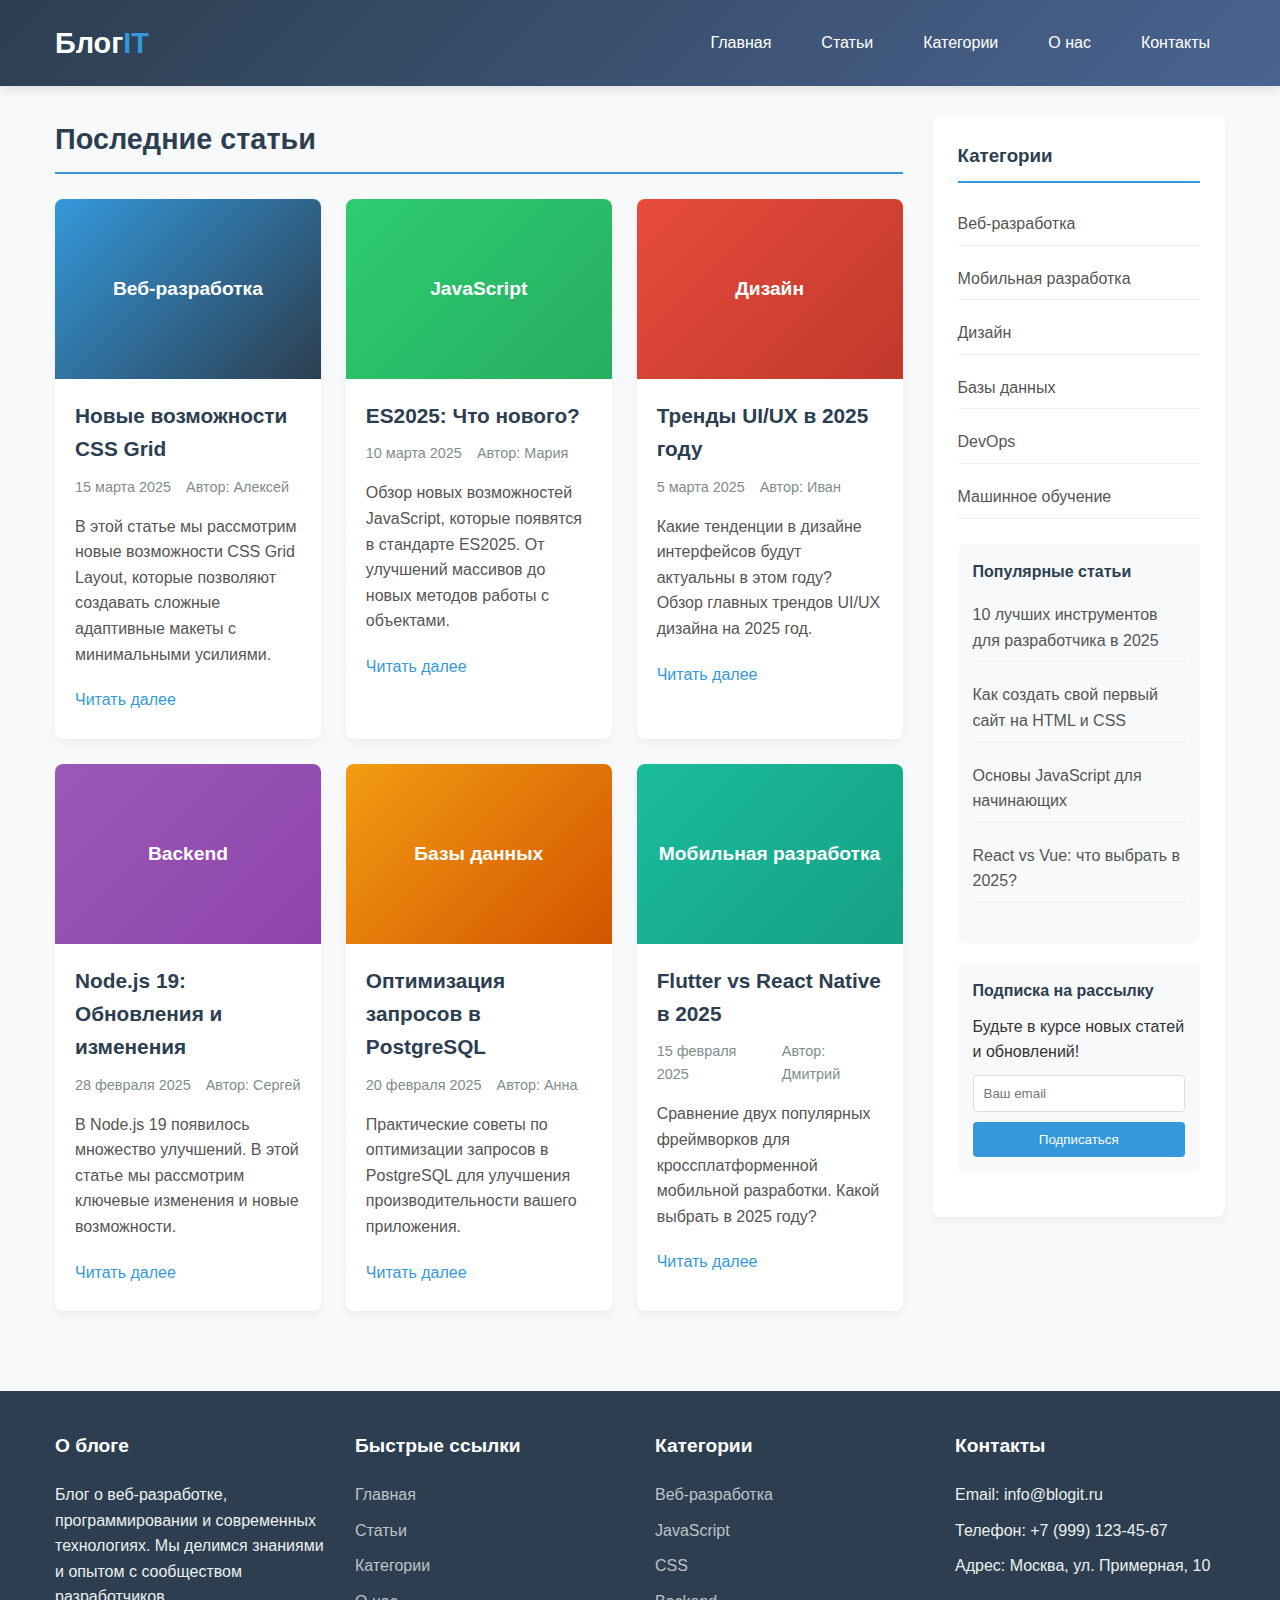
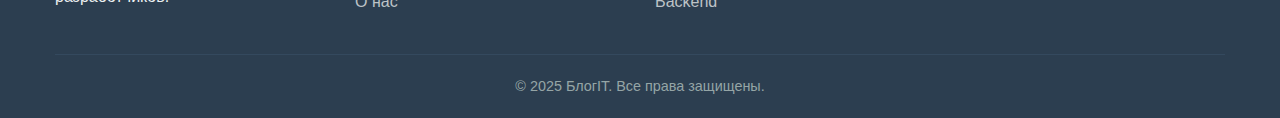
<file: tasks/task5.html>
<!DOCTYPE html>
<html lang="ru">
<head>
    <meta charset="UTF-8">
    <meta name="viewport" content="width=device-width, initial-scale=1.0">
    <title>Задание 5 - Адаптивный макет для блога</title>
    <style>
        * {
            margin: 0;
            padding: 0;
            box-sizing: border-box;
        }
        
        body {
            font-family: 'Segoe UI', Tahoma, Geneva, Verdana, sans-serif;
            line-height: 1.6;
            color: #333;
            background-color: #f8f9fa;
            display: flex;
            flex-direction: column;
            min-height: 100vh;
        }
        
        .container {
            width: 100%;
            max-width: 1200px;
            margin: 0 auto;
            padding: 0 15px;
        }
        
        /* Шапка */
        .header {
            background: linear-gradient(135deg, #2c3e50, #4a6491);
            color: white;
            padding: 20px 0;
            box-shadow: 0 4px 12px rgba(0, 0, 0, 0.1);
        }
        
        .header-content {
            display: flex;
            justify-content: space-between;
            align-items: center;
        }
        
        .logo {
            font-size: 1.8rem;
            font-weight: 700;
            color: white;
            text-decoration: none;
        }
        
        .logo span {
            color: #3498db;
        }
        
        .nav {
            display: flex;
            gap: 20px;
        }
        
        .nav a {
            color: white;
            text-decoration: none;
            font-weight: 500;
            padding: 8px 15px;
            border-radius: 4px;
            transition: background-color 0.3s;
        }
        
        .nav a:hover {
            background-color: rgba(255, 255, 255, 0.1);
        }
        
        .mobile-menu-btn {
            display: none;
            background: none;
            border: none;
            color: white;
            font-size: 1.5rem;
            cursor: pointer;
        }
        
        /* Основной контент */
        .main-content {
            display: flex;
            flex: 1;
            padding: 30px 0;
            gap: 30px;
        }
        
        /* Боковая панель */
        .sidebar {
            width: 25%;
            background-color: white;
            border-radius: 8px;
            padding: 25px;
            box-shadow: 0 4px 8px rgba(0, 0, 0, 0.05);
            height: fit-content;
        }
        
        .sidebar h3 {
            margin-bottom: 20px;
            padding-bottom: 10px;
            border-bottom: 2px solid #3498db;
            color: #2c3e50;
        }
        
        .sidebar ul {
            list-style: none;
            margin-bottom: 25px;
        }
        
        .sidebar li {
            margin-bottom: 12px;
        }
        
        .sidebar a {
            color: #555;
            text-decoration: none;
            display: block;
            padding: 8px 0;
            border-bottom: 1px solid #f0f0f0;
            transition: color 0.3s;
        }
        
        .sidebar a:hover {
            color: #3498db;
        }
        
        .widget {
            background-color: #f8f9fa;
            padding: 15px;
            border-radius: 6px;
            margin-bottom: 20px;
        }
        
        .widget h4 {
            margin-bottom: 10px;
            color: #2c3e50;
        }
        
        /* Посты */
        .posts-section {
            flex: 1;
        }
        
        .section-title {
            margin-bottom: 25px;
            color: #2c3e50;
            font-size: 1.8rem;
            padding-bottom: 10px;
            border-bottom: 2px solid #3498db;
        }
        
        .posts-grid {
            display: grid;
            grid-template-columns: repeat(3, 1fr);
            gap: 25px;
        }
        
        .post {
            background-color: white;
            border-radius: 8px;
            overflow: hidden;
            box-shadow: 0 4px 8px rgba(0, 0, 0, 0.05);
            transition: transform 0.3s, box-shadow 0.3s;
        }
        
        .post:hover {
            transform: translateY(-5px);
            box-shadow: 0 8px 16px rgba(0, 0, 0, 0.1);
        }
        
        .post-image {
            height: 180px;
            background-color: #3498db;
            display: flex;
            align-items: center;
            justify-content: center;
            color: white;
            font-weight: 600;
            font-size: 1.2rem;
        }
        
        .post-content {
            padding: 20px;
        }
        
        .post-title {
            margin-bottom: 10px;
            font-size: 1.3rem;
            color: #2c3e50;
        }
        
        .post-meta {
            display: flex;
            gap: 15px;
            margin-bottom: 15px;
            color: #7f8c8d;
            font-size: 0.9rem;
        }
        
        .post-excerpt {
            color: #555;
            margin-bottom: 15px;
        }
        
        .read-more {
            display: inline-block;
            color: #3498db;
            text-decoration: none;
            font-weight: 500;
            padding: 5px 0;
            border-bottom: 1px solid transparent;
            transition: border-color 0.3s;
        }
        
        .read-more:hover {
            border-bottom: 1px solid #3498db;
        }
        
        /* Футер */
        .footer {
            background-color: #2c3e50;
            color: #ecf0f1;
            padding: 40px 0 20px;
            margin-top: 50px;
        }
        
        .footer-content {
            display: flex;
            flex-wrap: wrap;
            justify-content: space-between;
            gap: 30px;
            margin-bottom: 30px;
        }
        
        .footer-column {
            flex: 1;
            min-width: 200px;
        }
        
        .footer-column h4 {
            margin-bottom: 20px;
            color: white;
            font-size: 1.2rem;
        }
        
        .footer-column ul {
            list-style: none;
        }
        
        .footer-column li {
            margin-bottom: 10px;
        }
        
        .footer-column a {
            color: #bdc3c7;
            text-decoration: none;
            transition: color 0.3s;
        }
        
        .footer-column a:hover {
            color: #3498db;
        }
        
        .copyright {
            text-align: center;
            padding-top: 20px;
            border-top: 1px solid #34495e;
            color: #95a5a6;
            font-size: 0.9rem;
        }
        
        /* Адаптивность */
        
        /* Для ширины ≥992px (по умолчанию) */
        @media (min-width: 992px) {
            .posts-grid {
                grid-template-columns: repeat(3, 1fr);
            }
        }
        
        /* Для ширины ≥768px и <992px */
        @media (min-width: 768px) and (max-width: 991px) {
            .main-content {
                flex-direction: column;
            }
            
            .sidebar {
                width: 100%;
                order: 2;
            }
            
            .posts-section {
                order: 1;
            }
            
            .posts-grid {
                grid-template-columns: repeat(2, 1fr);
            }
            
            .footer-content {
                grid-template-columns: repeat(2, 1fr);
            }
        }
        
        /* Для ширины ≥576px и <768px */
        @media (min-width: 576px) and (max-width: 767px) {
            .main-content {
                flex-direction: column;
            }
            
            .sidebar {
                width: 100%;
                order: 2;
            }
            
            .posts-section {
                order: 1;
            }
            
            .posts-grid {
                grid-template-columns: 1fr;
            }
            
            .header-content {
                flex-direction: column;
                align-items: flex-start;
                gap: 15px;
            }
            
            .nav {
                width: 100%;
                flex-direction: column;
                gap: 10px;
                display: none;
            }
            
            .nav.active {
                display: flex;
            }
            
            .mobile-menu-btn {
                display: block;
                position: absolute;
                right: 15px;
                top: 20px;
            }
            
            .footer-content {
                flex-direction: column;
            }
        }
        
        /* Для ширины <576px */
        @media (max-width: 575px) {
            .main-content {
                flex-direction: column;
            }
            
            .sidebar {
                width: 100%;
                order: 2;
            }
            
            .posts-section {
                order: 1;
            }
            
            .posts-grid {
                grid-template-columns: 1fr;
            }
            
            .header-content {
                flex-direction: column;
                align-items: flex-start;
                gap: 15px;
            }
            
            .nav {
                width: 100%;
                flex-direction: column;
                gap: 10px;
                display: none;
            }
            
            .nav.active {
                display: flex;
            }
            
            .mobile-menu-btn {
                display: block;
                position: absolute;
                right: 15px;
                top: 20px;
            }
            
            .footer-content {
                flex-direction: column;
            }
        }
    </style>
</head>
<body>
    <!-- Шапка -->
    <header class="header">
        <div class="container">
            <div class="header-content">
                <a href="#" class="logo">Блог<span>IT</span></a>
                
                <button class="mobile-menu-btn" id="mobileMenuBtn">☰</button>
                
                <nav class="nav" id="mainNav">
                    <a href="#">Главная</a>
                    <a href="#">Статьи</a>
                    <a href="#">Категории</a>
                    <a href="#">О нас</a>
                    <a href="#">Контакты</a>
                </nav>
            </div>
        </div>
    </header>
    
    <!-- Основной контент -->
    <div class="container">
        <div class="main-content">
            <!-- Основная секция с постами -->
            <section class="posts-section">
                <h2 class="section-title">Последние статьи</h2>
                
                <div class="posts-grid">
                    <!-- Пост 1 -->
                    <article class="post">
                        <div class="post-image" style="background: linear-gradient(135deg, #3498db, #2c3e50);">
                            Веб-разработка
                        </div>
                        <div class="post-content">
                            <h3 class="post-title">Новые возможности CSS Grid</h3>
                            <div class="post-meta">
                                <span class="post-date">15 марта 2025</span>
                                <span class="post-author">Автор: Алексей</span>
                            </div>
                            <p class="post-excerpt">В этой статье мы рассмотрим новые возможности CSS Grid Layout, которые позволяют создавать сложные адаптивные макеты с минимальными усилиями.</p>
                            <a href="#" class="read-more">Читать далее</a>
                        </div>
                    </article>
                    
                    <!-- Пост 2 -->
                    <article class="post">
                        <div class="post-image" style="background: linear-gradient(135deg, #2ecc71, #27ae60);">
                            JavaScript
                        </div>
                        <div class="post-content">
                            <h3 class="post-title">ES2025: Что нового?</h3>
                            <div class="post-meta">
                                <span class="post-date">10 марта 2025</span>
                                <span class="post-author">Автор: Мария</span>
                            </div>
                            <p class="post-excerpt">Обзор новых возможностей JavaScript, которые появятся в стандарте ES2025. От улучшений массивов до новых методов работы с объектами.</p>
                            <a href="#" class="read-more">Читать далее</a>
                        </div>
                    </article>
                    
                    <!-- Пост 3 -->
                    <article class="post">
                        <div class="post-image" style="background: linear-gradient(135deg, #e74c3c, #c0392b);">
                            Дизайн
                        </div>
                        <div class="post-content">
                            <h3 class="post-title">Тренды UI/UX в 2025 году</h3>
                            <div class="post-meta">
                                <span class="post-date">5 марта 2025</span>
                                <span class="post-author">Автор: Иван</span>
                            </div>
                            <p class="post-excerpt">Какие тенденции в дизайне интерфейсов будут актуальны в этом году? Обзор главных трендов UI/UX дизайна на 2025 год.</p>
                            <a href="#" class="read-more">Читать далее</a>
                        </div>
                    </article>
                    
                    <!-- Пост 4 -->
                    <article class="post">
                        <div class="post-image" style="background: linear-gradient(135deg, #9b59b6, #8e44ad);">
                            Backend
                        </div>
                        <div class="post-content">
                            <h3 class="post-title">Node.js 19: Обновления и изменения</h3>
                            <div class="post-meta">
                                <span class="post-date">28 февраля 2025</span>
                                <span class="post-author">Автор: Сергей</span>
                            </div>
                            <p class="post-excerpt">В Node.js 19 появилось множество улучшений. В этой статье мы рассмотрим ключевые изменения и новые возможности.</p>
                            <a href="#" class="read-more">Читать далее</a>
                        </div>
                    </article>
                    
                    <!-- Пост 5 -->
                    <article class="post">
                        <div class="post-image" style="background: linear-gradient(135deg, #f39c12, #d35400);">
                            Базы данных
                        </div>
                        <div class="post-content">
                            <h3 class="post-title">Оптимизация запросов в PostgreSQL</h3>
                            <div class="post-meta">
                                <span class="post-date">20 февраля 2025</span>
                                <span class="post-author">Автор: Анна</span>
                            </div>
                            <p class="post-excerpt">Практические советы по оптимизации запросов в PostgreSQL для улучшения производительности вашего приложения.</p>
                            <a href="#" class="read-more">Читать далее</a>
                        </div>
                    </article>
                    
                    <!-- Пост 6 -->
                    <article class="post">
                        <div class="post-image" style="background: linear-gradient(135deg, #1abc9c, #16a085);">
                            Мобильная разработка
                        </div>
                        <div class="post-content">
                            <h3 class="post-title">Flutter vs React Native в 2025</h3>
                            <div class="post-meta">
                                <span class="post-date">15 февраля 2025</span>
                                <span class="post-author">Автор: Дмитрий</span>
                            </div>
                            <p class="post-excerpt">Сравнение двух популярных фреймворков для кроссплатформенной мобильной разработки. Какой выбрать в 2025 году?</p>
                            <a href="#" class="read-more">Читать далее</a>
                        </div>
                    </article>
                </div>
            </section>
            
            <!-- Боковая панель -->
            <aside class="sidebar">
                <h3>Категории</h3>
                <ul>
                    <li><a href="#">Веб-разработка</a></li>
                    <li><a href="#">Мобильная разработка</a></li>
                    <li><a href="#">Дизайн</a></li>
                    <li><a href="#">Базы данных</a></li>
                    <li><a href="#">DevOps</a></li>
                    <li><a href="#">Машинное обучение</a></li>
                </ul>
                
                <div class="widget">
                    <h4>Популярные статьи</h4>
                    <ul>
                        <li><a href="#">10 лучших инструментов для разработчика в 2025</a></li>
                        <li><a href="#">Как создать свой первый сайт на HTML и CSS</a></li>
                        <li><a href="#">Основы JavaScript для начинающих</a></li>
                        <li><a href="#">React vs Vue: что выбрать в 2025?</a></li>
                    </ul>
                </div>
                
                <div class="widget">
                    <h4>Подписка на рассылку</h4>
                    <p>Будьте в курсе новых статей и обновлений!</p>
                    <form>
                        <input type="email" placeholder="Ваш email" style="width: 100%; padding: 10px; margin: 10px 0; border: 1px solid #ddd; border-radius: 4px;">
                        <button type="submit" style="width: 100%; padding: 10px; background-color: #3498db; color: white; border: none; border-radius: 4px; cursor: pointer;">Подписаться</button>
                    </form>
                </div>
            </aside>
        </div>
    </div>
    
    <!-- Футер -->
    <footer class="footer">
        <div class="container">
            <div class="footer-content">
                <div class="footer-column">
                    <h4>О блоге</h4>
                    <p>Блог о веб-разработке, программировании и современных технологиях. Мы делимся знаниями и опытом с сообществом разработчиков.</p>
                </div>
                
                <div class="footer-column">
                    <h4>Быстрые ссылки</h4>
                    <ul>
                        <li><a href="#">Главная</a></li>
                        <li><a href="#">Статьи</a></li>
                        <li><a href="#">Категории</a></li>
                        <li><a href="#">О нас</a></li>
                    </ul>
                </div>
                
                <div class="footer-column">
                    <h4>Категории</h4>
                    <ul>
                        <li><a href="#">Веб-разработка</a></li>
                        <li><a href="#">JavaScript</a></li>
                        <li><a href="#">CSS</a></li>
                        <li><a href="#">Backend</a></li>
                    </ul>
                </div>
                
                <div class="footer-column">
                    <h4>Контакты</h4>
                    <ul>
                        <li>Email: info@blogit.ru</li>
                        <li>Телефон: +7 (999) 123-45-67</li>
                        <li>Адрес: Москва, ул. Примерная, 10</li>
                    </ul>
                </div>
            </div>
            
            <div class="copyright">
                &copy; 2025 БлогIT. Все права защищены.
            </div>
        </div>
    </footer>
    
    <script>
        // Мобильное меню
        const mobileMenuBtn = document.getElementById('mobileMenuBtn');
        const mainNav = document.getElementById('mainNav');
        
        mobileMenuBtn.addEventListener('click', () => {
            mainNav.classList.toggle('active');
        });
        
        // Адаптивное изменение количества постов в зависимости от ширины экрана
        function updatePostsGrid() {
            const postsGrid = document.querySelector('.posts-grid');
            const screenWidth = window.innerWidth;
            
            // Логика уже реализована в CSS медиа-запросах
            // Этот скрипт может использоваться для дополнительной логики
            console.log(`Ширина экрана: ${screenWidth}px`);
        }
        
        // Вызов при загрузке и изменении размера окна
        window.addEventListener('load', updatePostsGrid);
        window.addEventListener('resize', updatePostsGrid);
        
        // Добавляем интерактивность постам
        document.querySelectorAll('.post').forEach(post => {
            post.addEventListener('click', function(e) {
                if (!e.target.classList.contains('read-more')) {
                    this.style.transform = 'scale(0.98)';
                    setTimeout(() => {
                        this.style.transform = '';
                    }, 200);
                }
            });
        });
    </script>
</body>
</html>
</file>
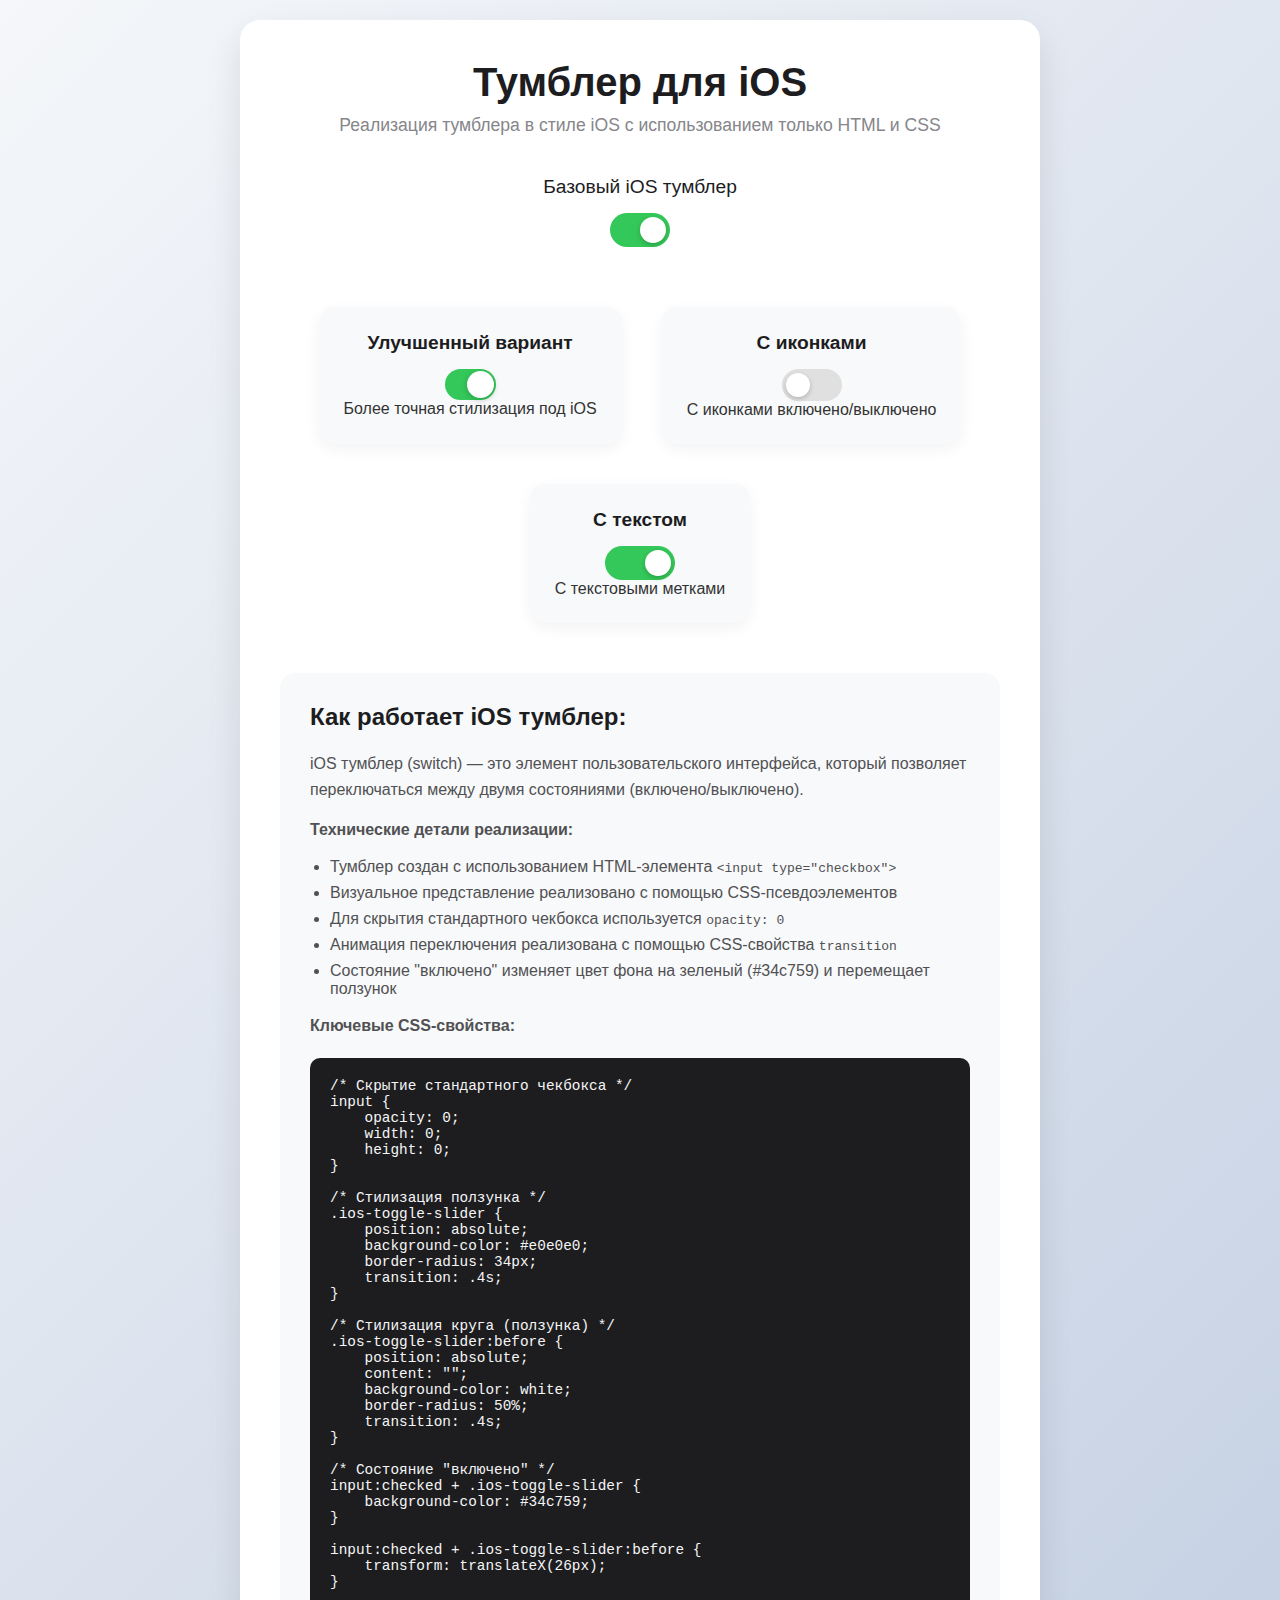
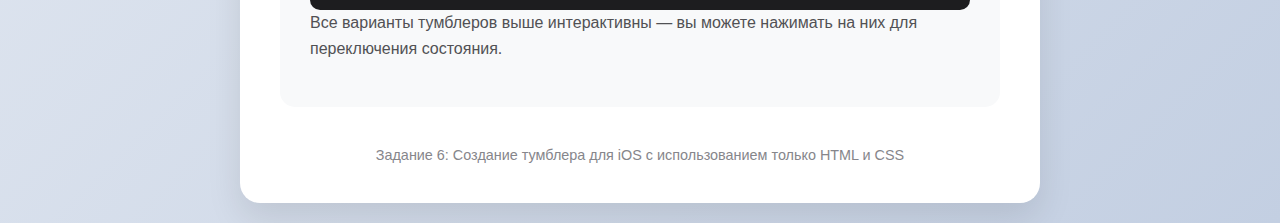
<file: tasks/task6.html>
<!DOCTYPE html>
<html lang="ru">
<head>
    <meta charset="UTF-8">
    <meta name="viewport" content="width=device-width, initial-scale=1.0">
    <title>Задание 6 - Тумблер для iOS</title>
    <style>
        * {
            margin: 0;
            padding: 0;
            box-sizing: border-box;
        }
        
        body {
            font-family: -apple-system, BlinkMacSystemFont, 'Segoe UI', Roboto, Oxygen, Ubuntu, Cantarell, sans-serif;
            background: linear-gradient(135deg, #f5f7fa 0%, #c3cfe2 100%);
            color: #333;
            min-height: 100vh;
            display: flex;
            flex-direction: column;
            align-items: center;
            justify-content: center;
            padding: 20px;
        }
        
        .container {
            max-width: 800px;
            width: 100%;
            background-color: white;
            border-radius: 20px;
            box-shadow: 0 15px 35px rgba(0, 0, 0, 0.1);
            padding: 40px;
            text-align: center;
        }
        
        h1 {
            font-size: 2.5rem;
            margin-bottom: 10px;
            color: #1d1d1f;
            font-weight: 700;
        }
        
        .subtitle {
            font-size: 1.1rem;
            color: #86868b;
            margin-bottom: 40px;
        }
        
        .toggle-container {
            display: flex;
            flex-direction: column;
            align-items: center;
            gap: 40px;
            margin-bottom: 50px;
        }
        
        .toggle-example {
            display: flex;
            flex-direction: column;
            align-items: center;
            gap: 15px;
        }
        
        .toggle-label {
            font-size: 1.2rem;
            font-weight: 500;
            color: #1d1d1f;
        }
        
        /* Стили для iOS тумблера */
        .ios-toggle {
            position: relative;
            display: inline-block;
            width: 60px;
            height: 34px;
        }
        
        .ios-toggle input {
            opacity: 0;
            width: 0;
            height: 0;
        }
        
        .ios-toggle-slider {
            position: absolute;
            cursor: pointer;
            top: 0;
            left: 0;
            right: 0;
            bottom: 0;
            background-color: #e0e0e0;
            transition: .4s;
            border-radius: 34px;
        }
        
        .ios-toggle-slider:before {
            position: absolute;
            content: "";
            height: 26px;
            width: 26px;
            left: 4px;
            bottom: 4px;
            background-color: white;
            transition: .4s;
            border-radius: 50%;
            box-shadow: 0 2px 5px rgba(0, 0, 0, 0.2);
        }
        
        input:checked + .ios-toggle-slider {
            background-color: #34c759;
        }
        
        input:checked + .ios-toggle-slider:before {
            transform: translateX(26px);
        }
        
        /* Улучшенный iOS тумблер с более точной стилизацией */
        .ios-toggle-refined {
            position: relative;
            display: inline-block;
            width: 51px;
            height: 31px;
        }
        
        .ios-toggle-refined input {
            opacity: 0;
            width: 0;
            height: 0;
        }
        
        .ios-toggle-refined-slider {
            position: absolute;
            cursor: pointer;
            top: 0;
            left: 0;
            right: 0;
            bottom: 0;
            background-color: #e0e0e0;
            transition: .4s;
            border-radius: 31px;
        }
        
        .ios-toggle-refined-slider:before {
            position: absolute;
            content: "";
            height: 27px;
            width: 27px;
            left: 2px;
            bottom: 2px;
            background-color: white;
            transition: .4s;
            border-radius: 50%;
            box-shadow: 0 2px 6px rgba(0, 0, 0, 0.2);
        }
        
        input:checked + .ios-toggle-refined-slider {
            background-color: #34c759;
        }
        
        input:checked + .ios-toggle-refined-slider:before {
            transform: translateX(20px);
        }
        
        /* iOS тумблер с иконками */
        .ios-toggle-icon {
            position: relative;
            display: inline-block;
            width: 60px;
            height: 32px;
        }
        
        .ios-toggle-icon input {
            opacity: 0;
            width: 0;
            height: 0;
        }
        
        .ios-toggle-icon-slider {
            position: absolute;
            cursor: pointer;
            top: 0;
            left: 0;
            right: 0;
            bottom: 0;
            background-color: #e0e0e0;
            transition: .4s;
            border-radius: 34px;
            display: flex;
            align-items: center;
            padding: 0 4px;
        }
        
        .ios-toggle-icon-slider:before {
            position: absolute;
            content: "";
            height: 24px;
            width: 24px;
            left: 4px;
            bottom: 4px;
            background-color: white;
            transition: .4s;
            border-radius: 50%;
            box-shadow: 0 2px 5px rgba(0, 0, 0, 0.2);
            z-index: 2;
        }
        
        .toggle-icon {
            position: absolute;
            font-size: 12px;
            color: white;
            z-index: 1;
            transition: opacity 0.3s;
        }
        
        .toggle-icon-on {
            right: 8px;
            opacity: 0;
        }
        
        .toggle-icon-off {
            left: 8px;
            opacity: 0.5;
        }
        
        input:checked + .ios-toggle-icon-slider {
            background-color: #34c759;
        }
        
        input:checked + .ios-toggle-icon-slider:before {
            transform: translateX(28px);
        }
        
        input:checked + .ios-toggle-icon-slider .toggle-icon-on {
            opacity: 0.9;
        }
        
        input:checked + .ios-toggle-icon-slider .toggle-icon-off {
            opacity: 0;
        }
        
        /* Тумблер с текстом */
        .ios-toggle-text {
            position: relative;
            display: inline-block;
            width: 70px;
            height: 34px;
        }
        
        .ios-toggle-text input {
            opacity: 0;
            width: 0;
            height: 0;
        }
        
        .ios-toggle-text-slider {
            position: absolute;
            cursor: pointer;
            top: 0;
            left: 0;
            right: 0;
            bottom: 0;
            background-color: #e0e0e0;
            transition: .4s;
            border-radius: 34px;
            display: flex;
            align-items: center;
            padding: 0 4px;
        }
        
        .ios-toggle-text-slider:before {
            position: absolute;
            content: "";
            height: 26px;
            width: 26px;
            left: 4px;
            bottom: 4px;
            background-color: white;
            transition: .4s;
            border-radius: 50%;
            box-shadow: 0 2px 5px rgba(0, 0, 0, 0.2);
            z-index: 2;
        }
        
        .toggle-text {
            position: absolute;
            font-size: 10px;
            font-weight: 600;
            color: white;
            z-index: 1;
            transition: opacity 0.3s;
        }
        
        .toggle-text-on {
            right: 8px;
            opacity: 0;
        }
        
        .toggle-text-off {
            left: 8px;
            opacity: 0.5;
        }
        
        input:checked + .ios-toggle-text-slider {
            background-color: #34c759;
        }
        
        input:checked + .ios-toggle-text-slider:before {
            transform: translateX(36px);
        }
        
        input:checked + .ios-toggle-text-slider .toggle-text-on {
            opacity: 0.9;
        }
        
        input:checked + .ios-toggle-text-slider .toggle-text-off {
            opacity: 0;
        }
        
        .toggle-row {
            display: flex;
            justify-content: center;
            gap: 40px;
            flex-wrap: wrap;
            margin-top: 20px;
        }
        
        .toggle-card {
            background-color: #f8f9fa;
            border-radius: 15px;
            padding: 25px;
            min-width: 200px;
            box-shadow: 0 5px 15px rgba(0, 0, 0, 0.05);
            transition: transform 0.3s;
        }
        
        .toggle-card:hover {
            transform: translateY(-5px);
        }
        
        .toggle-card h3 {
            margin-bottom: 15px;
            color: #1d1d1f;
            font-size: 1.2rem;
        }
        
        .info {
            background-color: #f8f9fa;
            border-radius: 15px;
            padding: 30px;
            margin-top: 30px;
            text-align: left;
        }
        
        .info h2 {
            margin-bottom: 20px;
            color: #1d1d1f;
            font-size: 1.5rem;
        }
        
        .info p {
            line-height: 1.6;
            margin-bottom: 15px;
            color: #515154;
        }
        
        .info ul {
            padding-left: 20px;
            margin-bottom: 15px;
        }
        
        .info li {
            margin-bottom: 8px;
            color: #515154;
        }
        
        .code-block {
            background-color: #1d1d1f;
            color: #f5f5f7;
            padding: 20px;
            border-radius: 10px;
            font-family: 'Courier New', monospace;
            font-size: 0.9rem;
            margin-top: 20px;
            overflow-x: auto;
            text-align: left;
        }
        
        .footer {
            margin-top: 40px;
            text-align: center;
            color: #86868b;
            font-size: 0.9rem;
        }
        
        @media (max-width: 768px) {
            .container {
                padding: 25px;
            }
            
            h1 {
                font-size: 2rem;
            }
            
            .toggle-row {
                gap: 20px;
            }
            
            .toggle-card {
                min-width: 160px;
                padding: 20px;
            }
        }
    </style>
</head>
<body>
    <div class="container">
        <h1>Тумблер для iOS</h1>
        <p class="subtitle">Реализация тумблера в стиле iOS с использованием только HTML и CSS</p>
        
        <div class="toggle-container">
            <div class="toggle-example">
                <span class="toggle-label">Базовый iOS тумблер</span>
                <label class="ios-toggle">
                    <input type="checkbox" checked>
                    <span class="ios-toggle-slider"></span>
                </label>
            </div>
            
            <div class="toggle-row">
                <div class="toggle-card">
                    <h3>Улучшенный вариант</h3>
                    <label class="ios-toggle-refined">
                        <input type="checkbox" checked>
                        <span class="ios-toggle-refined-slider"></span>
                    </label>
                    <p>Более точная стилизация под iOS</p>
                </div>
                
                <div class="toggle-card">
                    <h3>С иконками</h3>
                    <label class="ios-toggle-icon">
                        <input type="checkbox">
                        <span class="ios-toggle-icon-slider">
                            <span class="toggle-icon toggle-icon-on">✓</span>
                            <span class="toggle-icon toggle-icon-off">✕</span>
                        </span>
                    </label>
                    <p>С иконками включено/выключено</p>
                </div>
                
                <div class="toggle-card">
                    <h3>С текстом</h3>
                    <label class="ios-toggle-text">
                        <input type="checkbox" checked>
                        <span class="ios-toggle-text-slider">
                            <span class="toggle-text toggle-text-on">ON</span>
                            <span class="toggle-text toggle-text-off">OFF</span>
                        </span>
                    </label>
                    <p>С текстовыми метками</p>
                </div>
            </div>
        </div>
        
        <div class="info">
            <h2>Как работает iOS тумблер:</h2>
            <p>iOS тумблер (switch) — это элемент пользовательского интерфейса, который позволяет переключаться между двумя состояниями (включено/выключено).</p>
            
            <p><strong>Технические детали реализации:</strong></p>
            <ul>
                <li>Тумблер создан с использованием HTML-элемента <code>&lt;input type="checkbox"&gt;</code></li>
                <li>Визуальное представление реализовано с помощью CSS-псевдоэлементов</li>
                <li>Для скрытия стандартного чекбокса используется <code>opacity: 0</code></li>
                <li>Анимация переключения реализована с помощью CSS-свойства <code>transition</code></li>
                <li>Состояние "включено" изменяет цвет фона на зеленый (#34c759) и перемещает ползунок</li>
            </ul>
            
            <p><strong>Ключевые CSS-свойства:</strong></p>
            <div class="code-block">
<pre>/* Скрытие стандартного чекбокса */
input {
    opacity: 0;
    width: 0;
    height: 0;
}

/* Стилизация ползунка */
.ios-toggle-slider {
    position: absolute;
    background-color: #e0e0e0;
    border-radius: 34px;
    transition: .4s;
}

/* Стилизация круга (ползунка) */
.ios-toggle-slider:before {
    position: absolute;
    content: "";
    background-color: white;
    border-radius: 50%;
    transition: .4s;
}

/* Состояние "включено" */
input:checked + .ios-toggle-slider {
    background-color: #34c759;
}

input:checked + .ios-toggle-slider:before {
    transform: translateX(26px);
}</pre>
            </div>
            
            <p>Все варианты тумблеров выше интерактивны — вы можете нажимать на них для переключения состояния.</p>
        </div>
        
        <div class="footer">
            <p>Задание 6: Создание тумблера для iOS с использованием только HTML и CSS</p>
        </div>
    </div>
    
    <script>
        // Добавляем интерактивность тумблерам
        document.querySelectorAll('.ios-toggle input, .ios-toggle-refined input, .ios-toggle-icon input, .ios-toggle-text input').forEach(toggle => {
            toggle.addEventListener('change', function() {
                const toggleType = this.closest('label').className;
                console.log(`Тумблер ${toggleType} переключен: ${this.checked ? 'включен' : 'выключен'}`);
            });
        });
        
        // Автоматическое переключение тумблеров для демонстрации
        setTimeout(function autoToggle() {
            const toggles = document.querySelectorAll('.ios-toggle-icon input, .ios-toggle-text input');
            toggles.forEach(toggle => {
                toggle.checked = !toggle.checked;
                // Инициируем событие change
                const event = new Event('change');
                toggle.dispatchEvent(event);
            });
            
            setTimeout(autoToggle, 3000);
        }, 3000);
    </script>
</body>
</html>
</file>
<file: css/main.css>
/* main.css */
</file>
<file: css/themes.css>
/* Стили для светлой темы */
[data-theme="light"] {
    --color-bg: #f8f9fa;
    --color-bg-secondary: #ffffff;
    --color-text: #212529;
    --color-text-secondary: #6c757d;
    --color-primary: #4a6fa5;
    --color-primary-dark: #3a5a8a;
    --color-secondary: #9d4edd;
    --color-secondary-dark: #7b3cb0;
    --color-accent: #ff6b6b;
    --color-border: #dee2e6;
    --color-success: #28a745;
    --color-error: #dc3545;
    --color-warning: #fd7e14;
    
    --shadow: 0 4px 6px rgba(0, 0, 0, 0.05);
    --shadow-lg: 0 10px 20px rgba(0, 0, 0, 0.1);
}

/* Специфичные стили для светлой темы */
[data-theme="light"] .header {
    border-bottom: 1px solid var(--color-border);
}

[data-theme="light"] .competition-card,
[data-theme="light"] .review-card,
[data-theme="light"] .newsletter-form {
    border: 1px solid var(--color-border);
}

[data-theme="light"] .theme-toggle {
    color: var(--color-text);
}

[data-theme="light"] .theme-toggle:hover {
    background-color: var(--color-border);
}

[data-theme="light"] .footer {
    border-top: 1px solid var(--color-border);
}
</file>
<file: css/responsive.css>
/* Адаптивные стили */

/* Для планшетов (768px - 991px) */
@media (max-width: 991px) {
    .container {
        padding: 0 1.5rem;
    }
    
    h1 {
        font-size: 2rem;
    }
    
    h2 {
        font-size: 1.75rem;
    }
    
    .hero .container {
        flex-direction: column;
        text-align: center;
    }
    
    .hero__image-inner {
        font-size: 10rem;
    }
    
    .about-content {
        flex-direction: column;
        text-align: center;
    }
    
    .competitions-grid {
        grid-template-columns: repeat(2, 1fr);
    }
    
    .footer__inner {
        grid-template-columns: repeat(2, 1fr);
        gap: var(--spacing-lg);
    }
    
    .footer__social {
        grid-column: span 2;
        text-align: center;
    }
}

/* Для мобильных устройств (до 767px) */
@media (max-width: 767px) {
    /* Структурные изменения для адаптивности */
    
    /* 1. Меню навигации скрывается в бургер-меню */
    .nav {
        display: none;
        position: absolute;
        top: 100%;
        left: 0;
        width: 100%;
        background-color: var(--color-bg-secondary);
        padding: var(--spacing-md);
        box-shadow: var(--shadow-lg);
        z-index: 1000;
    }
    
    .nav.active {
        display: block;
    }
    
    .nav__list {
        flex-direction: column;
        gap: 0;
    }
    
    .nav__item {
        width: 100%;
    }
    
    .nav__link {
        display: block;
        padding: var(--spacing-sm);
        border-bottom: 1px solid var(--color-border);
    }
    
    .nav__link:last-child {
        border-bottom: none;
    }
    
    .burger {
        display: flex;
    }
    
    /* 2. Скрываем переключатель тем в мобильном меню */
    .theme-toggle {
        display: none;
    }
    
    .nav__item:last-child {
        margin-top: var(--spacing-sm);
        border-top: 1px solid var(--color-border);
        padding-top: var(--spacing-sm);
    }
    
    /* 3. Изменение структуры герой-секции */
    .hero__title {
        font-size: 1.75rem;
    }
    
    .hero__subtitle {
        font-size: 1rem;
    }
    
    .hero__image-inner {
        font-size: 8rem;
    }
    
    /* 4. Изменение сетки конкурсов с 3 колонок на 1 */
    .competitions-grid {
        grid-template-columns: 1fr;
    }
    
    /* 5. Изменение структуры подвала */
    .footer__inner {
        grid-template-columns: 1fr;
        gap: var(--spacing-md);
    }
    
    .footer__social {
        grid-column: span 1;
    }
    
    /* 6. Уменьшение размера изображения в секции "О нас" */
    .about-image__wrapper {
        width: 200px;
        height: 200px;
        font-size: 5rem;
    }
    
    /* 7. Изменение формы поиска */
    .search-input-wrapper {
        flex-direction: column;
    }
    
    /* 8. Уменьшение размера видео-плейсхолдера */
    .video-placeholder {
        height: 250px;
    }
    
    .video-placeholder i {
        font-size: 3rem;
    }
    
    /* 9. Изменение формы подписки */
    .newsletter-form__inner {
        align-items: stretch;
    }
    
    /* 10. Уменьшение отступов */
    .hero,
    .popular-competitions,
    .auth-section,
    .about-section,
    .greeting-section,
    .competitions-section,
    .search-section,
    .reviews-section,
    .newsletter-section {
        padding: var(--spacing-lg) 0;
    }
    
    .section-title {
        margin-bottom: var(--spacing-md);
    }
}

/* Для очень маленьких экранов (до 480px) */
@media (max-width: 480px) {
    .container {
        padding: 0 1rem;
    }
    
    h1 {
        font-size: 1.5rem;
    }
    
    h2 {
        font-size: 1.25rem;
    }
    
    .hero__image-inner {
        font-size: 6rem;
    }
    
    .btn {
        padding: 0.5rem 1rem;
        font-size: 0.9rem;
    }
    
    .slider__prev,
    .slider__next,
    .reviews-prev,
    .reviews-next {
        font-size: 1rem;
        padding: 0.25rem;
    }
}

/* Для печати */
@media print {
    .header,
    .footer,
    .burger,
    .theme-toggle,
    .btn,
    .slider__nav,
    .reviews-nav,
    .search-form,
    .auth-form,
    .newsletter-form {
        display: none !important;
    }
    
    body {
        color: #000;
        background-color: #fff;
    }
    
    .container {
        max-width: 100%;
        padding: 0;
    }
    
    a {
        color: #000;
        text-decoration: none;
    }
    
    .section-title::after {
        background: #000;
    }
    
    .competition-card {
        box-shadow: none;
        border: 1px solid #ddd;
    }
    
    .competition-card__image i {
        filter: grayscale(100%);
    }
}
</file>
<file: tasks/task2/styles.css>
* {
    margin: 0;
    padding: 0;
    box-sizing: border-box;
}

body {
    font-family: 'Segoe UI', Tahoma, Geneva, Verdana, sans-serif;
    background-color: #f8f9fa;
    color: #333;
    line-height: 1.6;
}

.container {
    max-width: 800px;
    margin: 0 auto;
    padding: 30px 20px;
}

h1 {
    text-align: center;
    margin-bottom: 30px;
    color: #2c3e50;
    font-weight: 600;
}

.ui-kit {
    background-color: white;
    border-radius: 12px;
    padding: 30px;
    box-shadow: 0 5px 15px rgba(0, 0, 0, 0.08);
}

.form-group {
    margin-bottom: 25px;
    padding-bottom: 20px;
    border-bottom: 1px solid #eee;
}

.form-group:last-child {
    border-bottom: none;
    margin-bottom: 0;
    padding-bottom: 0;
}

.form-group label:first-child {
    display: block;
    margin-bottom: 10px;
    font-weight: 600;
    color: #2c3e50;
    font-size: 16px;
}

/* Текстовое поле */
input[type="text"], select, input[type="date"] {
    width: 100%;
    padding: 12px 15px;
    border: 2px solid #e0e0e0;
    border-radius: 8px;
    font-size: 16px;
    transition: border-color 0.3s;
    background-color: white;
}

input[type="text"]:focus, select:focus, input[type="date"]:focus {
    border-color: #3498db;
    outline: none;
    box-shadow: 0 0 0 3px rgba(52, 152, 219, 0.2);
}

/* Кнопки */
.primary-btn, .secondary-btn {
    padding: 12px 24px;
    border: none;
    border-radius: 8px;
    font-size: 16px;
    font-weight: 600;
    cursor: pointer;
    transition: all 0.3s;
    margin-right: 10px;
}

.primary-btn {
    background-color: #3498db;
    color: white;
}

.primary-btn:hover {
    background-color: #2980b9;
    transform: translateY(-2px);
    box-shadow: 0 4px 8px rgba(52, 152, 219, 0.3);
}

.secondary-btn {
    background-color: #f1f1f1;
    color: #333;
}

.secondary-btn:hover {
    background-color: #e0e0e0;
    transform: translateY(-2px);
    box-shadow: 0 4px 8px rgba(0, 0, 0, 0.1);
}

/* Чекбоксы и радиокнопки */
.checkbox-group, .radio-group, .checkbox-label-group, .radio-label-group {
    display: flex;
    align-items: center;
    margin-bottom: 8px;
}

.checkbox-group input[type="checkbox"], 
.radio-group input[type="radio"] {
    margin-right: 10px;
    width: 18px;
    height: 18px;
}

.checkbox-group label, .radio-group label {
    font-size: 16px;
    cursor: pointer;
}

/* Стилизованные чекбоксы и радиокнопки */
.checkbox-label-group input[type="checkbox"],
.radio-label-group input[type="radio"] {
    position: absolute;
    opacity: 0;
    width: 0;
    height: 0;
}

.labeled-checkbox, .labeled-radio {
    display: flex;
    align-items: center;
    cursor: pointer;
    font-size: 16px;
    user-select: none;
    padding-left: 35px;
    position: relative;
}

.checkmark, .radiomark {
    position: absolute;
    left: 0;
    width: 22px;
    height: 22px;
    border: 2px solid #ddd;
    border-radius: 4px;
    background-color: white;
    transition: all 0.3s;
}

.radiomark {
    border-radius: 50%;
}

.labeled-checkbox:hover .checkmark,
.labeled-radio:hover .radiomark {
    border-color: #3498db;
}

.checkbox-label-group input:checked + .labeled-checkbox .checkmark {
    background-color: #3498db;
    border-color: #3498db;
}

.checkbox-label-group input:checked + .labeled-checkbox .checkmark::after {
    content: "";
    position: absolute;
    left: 7px;
    top: 3px;
    width: 5px;
    height: 10px;
    border: solid white;
    border-width: 0 2px 2px 0;
    transform: rotate(45deg);
}

.radio-label-group input:checked + .labeled-radio .radiomark {
    border-color: #3498db;
}

.radio-label-group input:checked + .labeled-radio .radiomark::after {
    content: "";
    position: absolute;
    top: 4px;
    left: 4px;
    width: 10px;
    height: 10px;
    border-radius: 50%;
    background-color: #3498db;
}

/* Диапазон */
input[type="range"] {
    width: 80%;
    margin-right: 15px;
    height: 8px;
    border-radius: 4px;
    background: #e0e0e0;
    outline: none;
    -webkit-appearance: none;
}

input[type="range"]::-webkit-slider-thumb {
    -webkit-appearance: none;
    width: 22px;
    height: 22px;
    border-radius: 50%;
    background: #3498db;
    cursor: pointer;
    box-shadow: 0 2px 4px rgba(0,0,0,0.2);
}

#rangeValue {
    font-weight: 600;
    color: #2c3e50;
}

/* Прогресс-бар */
progress {
    width: 80%;
    height: 12px;
    margin-right: 15px;
    border-radius: 6px;
    overflow: hidden;
}

progress::-webkit-progress-bar {
    background-color: #e0e0e0;
    border-radius: 6px;
}

progress::-webkit-progress-value {
    background-color: #2ecc71;
    border-radius: 6px;
    transition: width 0.5s;
}

.footer-note {
    margin-top: 30px;
    text-align: center;
    color: #7f8c8d;
    font-style: italic;
}
</file>
